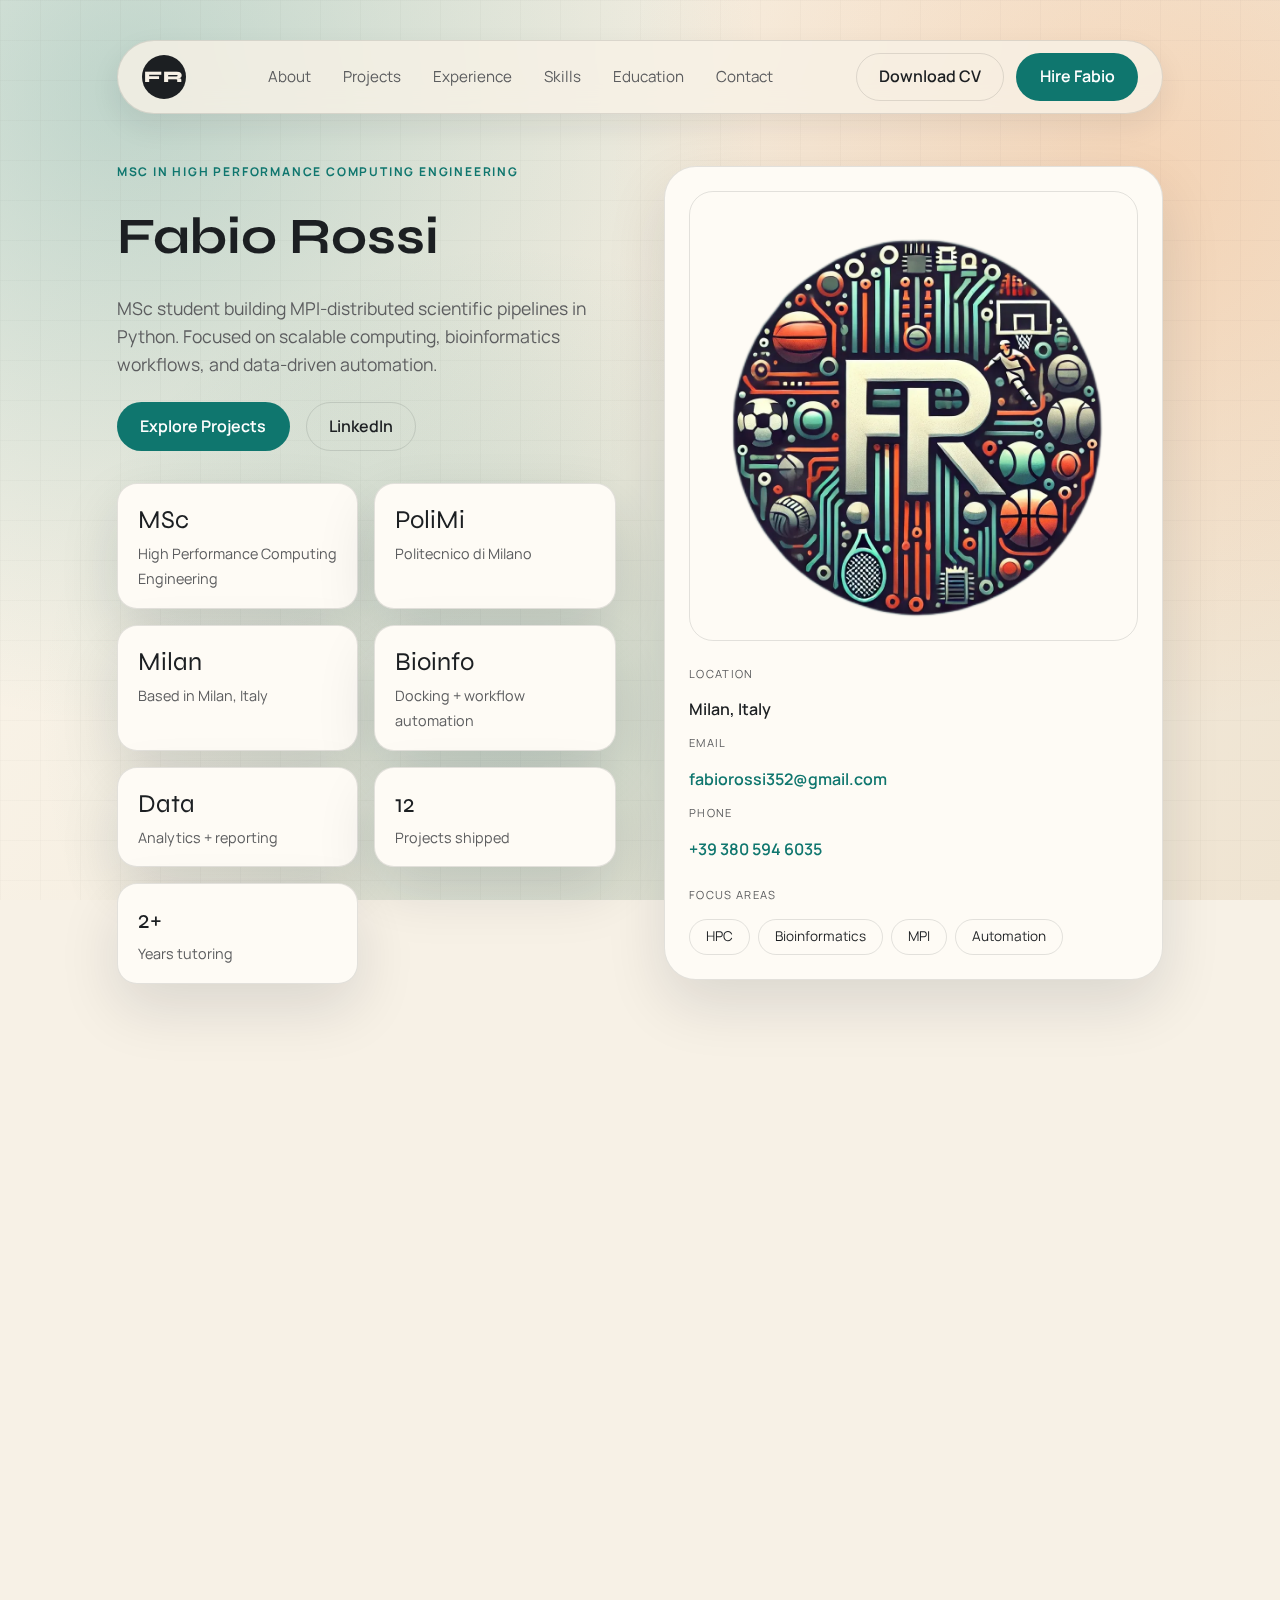
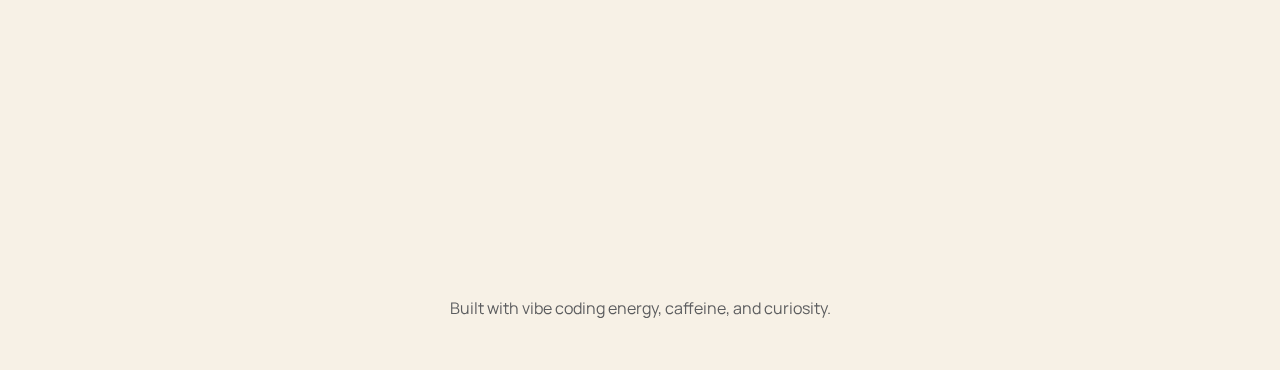
<file: site/index.html>
<!DOCTYPE html>
<html lang="en">
<head>
  <meta charset="UTF-8" />
  <meta name="viewport" content="width=device-width, initial-scale=1" />
  <title>Fabio Rossi | HPC Engineering and Scientific Computing</title>
  <meta name="description" content="Fabio Rossi - MSc student in High Performance Computing Engineering. MPI pipelines, bioinformatics workflows, data-driven automation." />
  <link rel="preconnect" href="https://fonts.googleapis.com" />
  <link rel="preconnect" href="https://fonts.gstatic.com" crossorigin />
  <link href="https://fonts.googleapis.com/css2?family=Manrope:wght@300;400;500;600;700&family=Syne:wght@500;600;700;800&display=swap" rel="stylesheet" />
  <link rel="stylesheet" href="styles.css" />
</head>
<body>
  <div class="ambient" aria-hidden="true"></div>

  <header class="site-header" id="top">
    <nav class="nav" aria-label="Primary">
      <a class="logo" href="#top">FR</a>
      <button class="nav-toggle" type="button" aria-expanded="false" aria-controls="nav-links">
        Menu
      </button>
      <div class="nav-links" id="nav-links">
        <a href="#about">About</a>
        <a href="#projects">Projects</a>
        <a href="#experience">Experience</a>
        <a href="#skills">Skills</a>
        <a href="#education">Education</a>
        <a href="#contact">Contact</a>
      </div>
      <div class="nav-cta">
        <a class="btn ghost" href="assets/resume.pdf" download>Download CV</a>
        <a class="btn" href="#contact">Hire Fabio</a>
      </div>
    </nav>

    <section class="hero">
      <div class="hero-text" data-reveal>
        <p class="eyebrow">MSc in High Performance Computing Engineering</p>
        <h1>Fabio Rossi</h1>
        <p class="lead">
          MSc student building MPI-distributed scientific pipelines in Python. Focused on scalable computing,
          bioinformatics workflows, and data-driven automation.
        </p>
        <div class="hero-actions">
          <a class="btn" href="#projects">Explore Projects</a>
          <a class="btn ghost" href="https://linkedin.com/in/fabio-rossi-7a9781252/" target="_blank" rel="noreferrer">LinkedIn</a>
        </div>
        <div class="hero-stats">
          <div class="stat">
            <span class="stat-value">MSc</span>
            <span class="stat-label">High Performance Computing Engineering</span>
          </div>
          <div class="stat">
            <span class="stat-value">PoliMi</span>
            <span class="stat-label">Politecnico di Milano</span>
          </div>
          <div class="stat">
            <span class="stat-value">Milan</span>
            <span class="stat-label">Based in Milan, Italy</span>
          </div>
          <div class="stat">
            <span class="stat-value">Bioinfo</span>
            <span class="stat-label">Docking + workflow automation</span>
          </div>
          <div class="stat">
            <span class="stat-value">Data</span>
            <span class="stat-label">Analytics + reporting</span>
          </div>
          <div class="stat">
            <span class="stat-value">12</span>
            <span class="stat-label">Projects shipped</span>
          </div>
          <div class="stat">
            <span class="stat-value">2+</span>
            <span class="stat-label">Years tutoring</span>
          </div>
        </div>
      </div>
      <div class="hero-card" data-reveal>
        <div class="portrait">
          <img src="assets/profile.png" alt="Portrait of Fabio Rossi" />
        </div>
        <div class="hero-card-info">
          <div>
            <p class="label">Location</p>
            <p class="value">Milan, Italy</p>
          </div>
          <div>
            <p class="label">Email</p>
            <a class="value link" href="mailto:fabiorossi352@gmail.com">fabiorossi352@gmail.com</a>
          </div>
          <div>
            <p class="label">Phone</p>
            <a class="value link" href="tel:+393805946035">+39 380 594 6035</a>
          </div>
        </div>
        <div class="focus">
          <p class="label">Focus Areas</p>
          <div class="chip-row">
            <span class="chip">HPC</span>
            <span class="chip">Bioinformatics</span>
            <span class="chip">MPI</span>
            <span class="chip">Automation</span>
          </div>
        </div>
      </div>
    </section>
  </header>

  <main>
    <section class="section" id="about" data-reveal>
      <div class="section-head">
        <h2>About</h2>
        <p>
          I design reliable, scalable scientific computing workflows. My recent work spans MPI-distributed docking
          pipelines, data-rich sports analytics, and CI/CD for HPC deployments.
        </p>
      </div>
      <div class="about-grid">
        <div class="card">
          <h3>Current Focus</h3>
          <ul>
            <li>MPI and SLURM orchestration for distributed experiments.</li>
            <li>Bioinformatics workflows with OpenBabel and AutoDock Vina.</li>
            <li>Data visualization and reporting with Python and web tooling.</li>
            <li>Deep learning for time-series and histology imaging (RNNs, MIL, ViT).</li>
          </ul>
        </div>
        <div class="card">
          <h3>Working Style</h3>
          <ul>
            <li>Builds reproducible pipelines and repeatable benchmarking.</li>
            <li>Balances research rigor with practical delivery.</li>
            <li>Collaborates across engineering and analytics teams.</li>
          </ul>
        </div>
      </div>
    </section>

    <section class="section" id="projects" data-reveal>
      <div class="section-head">
        <h2>Projects</h2>
        <p>Navigate the work that defines my learning curve and the products I ship.</p>
      </div>
      <div class="filter-row" role="tablist" aria-label="Project filters">
        <button class="chip is-active" data-filter="all" role="tab" aria-selected="true">All</button>
        <button class="chip" data-filter="hpc" role="tab">HPC</button>
        <button class="chip" data-filter="bio" role="tab">Bioinformatics</button>
        <button class="chip" data-filter="data" role="tab">Data</button>
        <button class="chip" data-filter="devops" role="tab">DevOps</button>
        <button class="chip" data-filter="systems" role="tab">Systems</button>
        <button class="chip" data-filter="web" role="tab">Web</button>
      </div>
      <div id="project-grid" class="project-grid"></div>

      <div class="project-panel" id="project-panel" role="dialog" aria-modal="true" aria-hidden="true">
        <div class="panel-inner">
          <button class="panel-close" type="button" aria-label="Close project panel">Close</button>
          <div class="panel-body">
            <div class="panel-header">
              <p class="eyebrow" id="panel-context"></p>
              <h3 id="panel-title"></h3>
              <p class="panel-date" id="panel-date"></p>
            </div>
            <ul class="panel-list" id="panel-list"></ul>
            <div class="panel-tags" id="panel-tags"></div>
            <div class="panel-links" id="panel-links">
              <a class="btn ghost" href="#" id="panel-case-study">Case Study</a>
              <a class="btn ghost" href="#" id="panel-repo">Repository</a>
            </div>
            <div class="panel-actions">
              <button class="btn ghost" type="button" id="panel-prev">Previous</button>
              <button class="btn" type="button" id="panel-next">Next</button>
            </div>
          </div>
        </div>
      </div>
    </section>

    <section class="section" id="experience" data-reveal>
      <div class="section-head">
        <h2>Experience</h2>
        <p>Hands-on roles across AI training, tutoring, and team operations.</p>
      </div>
      <div class="timeline">
        <div class="timeline-item">
          <div class="timeline-dot"></div>
          <div class="timeline-content">
            <h3>Outlier AI</h3>
            <p class="role">Coding and Math Expert / AI Trainer (Remote, contractor)</p>
            <p class="meta">Dec 2024 - Present</p>
            <ul>
              <li>Authored and reviewed math and coding problems for correctness and clarity.</li>
              <li>Reviewed AI-generated code across Python, C++, and JavaScript.</li>
              <li>Generated training data and delivered concise, pedagogical feedback.</li>
            </ul>
          </div>
        </div>
        <div class="timeline-item">
          <div class="timeline-dot"></div>
          <div class="timeline-content">
            <h3>Politecnico di Milano</h3>
            <p class="role">Peer Tutor</p>
            <p class="meta">Jan 2022 - Sep 2024</p>
            <ul>
              <li>Supported Foundations of Computer Science and Geometry and Linear Algebra exam prep.</li>
            </ul>
          </div>
        </div>
        <div class="timeline-item">
          <div class="timeline-dot"></div>
          <div class="timeline-content">
            <h3>Skyward Experimental Rocketry</h3>
            <p class="role">Logistics Department Member</p>
            <p class="meta">Sep 2022 - Oct 2023</p>
            <ul>
              <li>Built and managed partner relationships to support logistics operations.</li>
            </ul>
          </div>
        </div>
        <div class="timeline-item">
          <div class="timeline-dot"></div>
          <div class="timeline-content">
            <h3>A.S.D. Vastogirardi</h3>
            <p class="role">Match Analyst U19 National League</p>
            <p class="meta">Aug 2019 - Jun 2021</p>
            <ul>
              <li>Analyzed matches to identify strengths and improvement areas.</li>
              <li>Prepared training sessions and supported the head coach.</li>
            </ul>
          </div>
        </div>
      </div>
    </section>

    <section class="section" id="skills" data-reveal>
      <div class="section-head">
        <h2>Skills</h2>
        <p>Tooling that powers reproducible pipelines and scalable computation.</p>
      </div>
      <div class="skills-grid">
        <div class="card">
          <h3>Programming</h3>
          <div class="chip-row">
            <span class="chip">Python</span>
            <span class="chip">Flask</span>
            <span class="chip">Pandas</span>
            <span class="chip">PyTorch</span>
            <span class="chip">scikit-learn</span>
            <span class="chip">OpenCV</span>
            <span class="chip">C</span>
            <span class="chip">C++</span>
            <span class="chip">Java</span>
            <span class="chip">MATLAB</span>
            <span class="chip">Julia</span>
            <span class="chip">Bash</span>
            <span class="chip">LaTeX</span>
          </div>
        </div>
        <div class="card">
          <h3>HPC and Tools</h3>
          <div class="chip-row">
            <span class="chip">MPI (mpi4py)</span>
            <span class="chip">SLURM</span>
            <span class="chip">Docker</span>
            <span class="chip">Git</span>
            <span class="chip">Linux</span>
            <span class="chip">OpenBabel</span>
            <span class="chip">AutoDock Vina</span>
            <span class="chip">HTML</span>
            <span class="chip">CSS</span>
          </div>
        </div>
      </div>
    </section>

    <section class="section" id="education" data-reveal>
      <div class="section-head">
        <h2>Education</h2>
        <p>A strong foundation in computer science, engineering, and scientific computing.</p>
      </div>
      <div class="card-list">
        <div class="card">
          <h3>Politecnico di Milano</h3>
          <p class="role">MSc in High Performance Computing Engineering</p>
          <p class="meta">Sep 2024 - Present</p>
        </div>
        <div class="card">
          <h3>Politecnico di Milano</h3>
          <p class="role">BSc in Computer Science and Engineering</p>
          <p class="meta">Sep 2021 - Mar 2025</p>
        </div>
        <div class="card">
          <h3>Liceo Scientifico Ettore Majorana</h3>
          <p class="role">Isernia, Italy</p>
          <p class="meta">Sep 2016 - Jul 2021</p>
        </div>
      </div>
    </section>

    <section class="section" id="achievements" data-reveal>
      <div class="section-head">
        <h2>Achievements</h2>
        <p>Competitive results that highlight problem solving and consistency.</p>
      </div>
      <div class="card">
        <ul class="list">
          <li>Best Freshman Award - Politecnico di Milano (2021).</li>
          <li>National Third Place - Italian Olympiads in Problem Solving (2018).</li>
          <li>National Finalist - Italian Olympiads in Mathematics, Teams (2018).</li>
        </ul>
      </div>
    </section>

    <section class="section" id="languages" data-reveal>
      <div class="section-head">
        <h2>Languages</h2>
        <p>Multilingual communication for global collaboration.</p>
      </div>
      <div class="language-grid">
        <div class="card">
          <h3>English</h3>
          <p class="meta">C1 Level</p>
        </div>
        <div class="card">
          <h3>Italian</h3>
          <p class="meta">Native proficiency</p>
        </div>
        <div class="card">
          <h3>Spanish</h3>
          <p class="meta">A1 (studying)</p>
        </div>
      </div>
    </section>

    <section class="section" id="contact" data-reveal>
      <div class="cta">
        <div>
          <h2>Ready to build the next pipeline?</h2>
          <p>Let's connect on research, scientific computing, or analytics.</p>
        </div>
        <div class="cta-actions">
          <a class="btn" href="mailto:fabiorossi352@gmail.com">Email Fabio</a>
          <a class="btn ghost" href="assets/resume.pdf" download>Download CV</a>
        </div>
      </div>
      <div class="contact-grid">
        <div class="card">
          <p class="label">Email</p>
          <a class="value link" href="mailto:fabiorossi352@gmail.com">fabiorossi352@gmail.com</a>
        </div>
        <div class="card">
          <p class="label">Phone</p>
          <a class="value link" href="tel:+393805946035">+39 380 594 6035</a>
        </div>
        <div class="card">
          <p class="label">LinkedIn</p>
          <a class="value link" href="https://linkedin.com/in/fabio-rossi-7a9781252/" target="_blank" rel="noreferrer">fabio-rossi-7a9781252</a>
        </div>
      </div>
    </section>
  </main>

  <footer class="footer">
    <p>Built with vibe coding energy, caffeine, and curiosity.</p>
  </footer>

  <script src="app.js"></script>
</body>
</html>
</file>
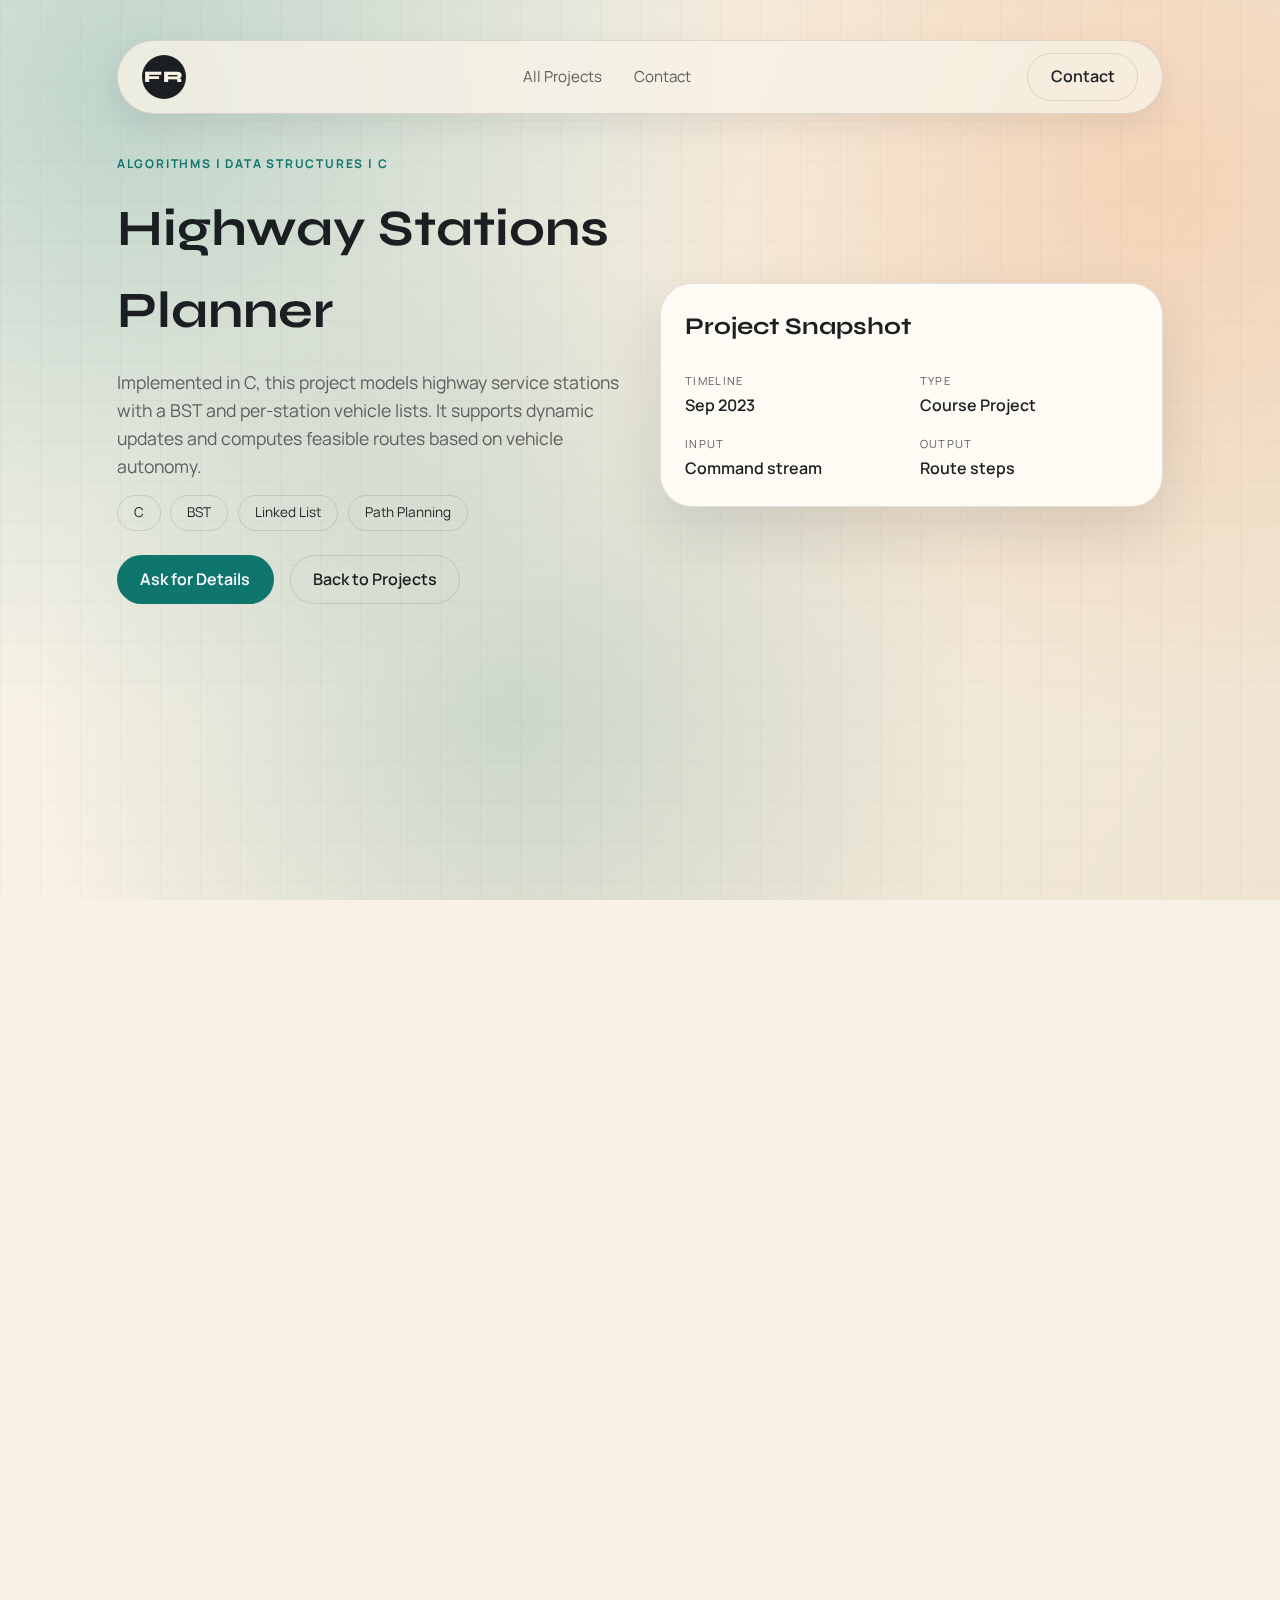
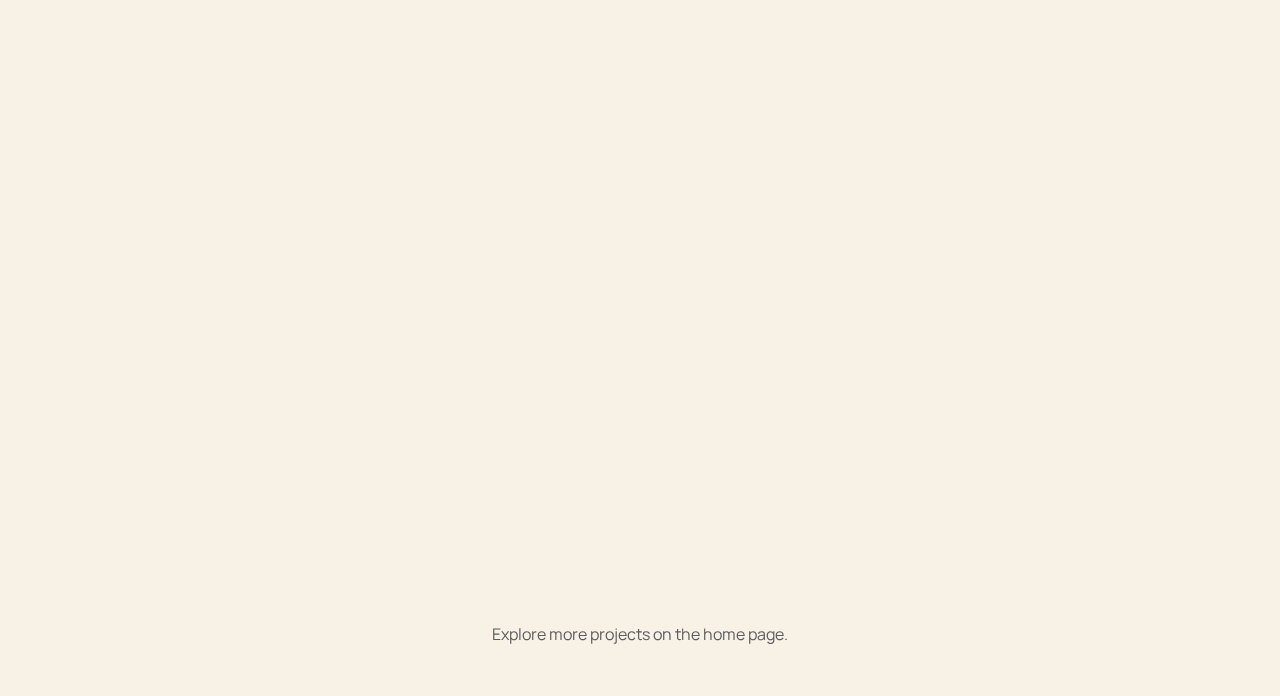
<file: site/projects/algorithms-highway.html>
<!DOCTYPE html>
<html lang="en">
<head>
  <meta charset="UTF-8" />
  <meta name="viewport" content="width=device-width, initial-scale=1" />
  <title>Algorithms and Data Structures | Fabio Rossi</title>
  <meta name="description" content="C project managing highway stations with BSTs, sorted car lists, and route planning based on vehicle range." />
  <link rel="preconnect" href="https://fonts.googleapis.com" />
  <link rel="preconnect" href="https://fonts.gstatic.com" crossorigin />
  <link href="https://fonts.googleapis.com/css2?family=Manrope:wght@300;400;500;600;700&family=Syne:wght@500;600;700;800&display=swap" rel="stylesheet" />
  <link rel="stylesheet" href="../styles.css" />
  <link rel="stylesheet" href="project.css" />
</head>
<body class="project-page" data-project="algorithms-highway">
  <div class="ambient" aria-hidden="true"></div>

  <header class="project-header">
    <nav class="nav project-nav" aria-label="Primary">
      <a class="logo" href="../index.html">FR</a>
      <button class="nav-toggle" type="button" aria-expanded="false" aria-controls="project-nav-links">
        Menu
      </button>
      <div class="nav-links" id="project-nav-links">
        <a href="../index.html#projects">All Projects</a>
        <a href="../index.html#contact">Contact</a>
      </div>
      <div class="nav-cta">
        <a class="btn ghost" href="../index.html#contact">Contact</a>
      </div>
    </nav>

    <section class="project-hero" data-reveal>
      <div>
        <p class="eyebrow">Algorithms | Data Structures | C</p>
        <h1>Highway Stations Planner</h1>
        <p class="lead">
          Implemented in C, this project models highway service stations with a BST and per-station vehicle
          lists. It supports dynamic updates and computes feasible routes based on vehicle autonomy.
        </p>
        <div class="project-badges">
          <span class="chip">C</span>
          <span class="chip">BST</span>
          <span class="chip">Linked List</span>
          <span class="chip">Path Planning</span>
        </div>
        <div class="hero-actions">
          <a class="btn" href="../index.html#contact">Ask for Details</a>
          <a class="btn ghost" href="../index.html#projects">Back to Projects</a>
        </div>
      </div>
      <div class="project-meta-card">
        <h3 class="section-title">Project Snapshot</h3>
        <div class="project-meta-grid">
          <div class="project-meta-item">
            <p class="label">Timeline</p>
            <p class="value">Sep 2023</p>
          </div>
          <div class="project-meta-item">
            <p class="label">Type</p>
            <p class="value">Course Project</p>
          </div>
          <div class="project-meta-item">
            <p class="label">Input</p>
            <p class="value">Command stream</p>
          </div>
          <div class="project-meta-item">
            <p class="label">Output</p>
            <p class="value">Route steps</p>
          </div>
        </div>
      </div>
    </section>
  </header>

  <main>
    <section class="section" data-reveal>
      <div class="section-head">
        <h2>Overview</h2>
        <p>
          Stations are stored in a binary search tree keyed by distance from the highway origin. Each station keeps
          a sorted doubly linked list of vehicles, allowing fast access to the max autonomy car for routing.
        </p>
      </div>
      <div class="project-layout">
        <div>
          <div class="card">
            <h3>Core operations</h3>
            <ul>
              <li>Add or demolish stations in the BST.</li>
              <li>Add or scrap vehicles while preserving sorted autonomy.</li>
              <li>Plan routes by chaining reachable stations.</li>
              <li>Stream command I/O for batch processing.</li>
            </ul>
          </div>
          <div class="card" style="margin-top: 1.5rem;">
            <h3>Command set</h3>
            <pre class="code-block">aggiungi-stazione
aggiungi-auto
demolisci-stazione
rottama-auto
pianifica-percorso</pre>
          </div>
        </div>
        <aside class="project-sidebar">
          <div class="card">
            <h3>Data Structures</h3>
            <p class="meta">BST for stations</p>
            <p class="meta">Doubly linked list for cars</p>
            <p class="meta">Array snapshot for routing</p>
          </div>
        </aside>
      </div>
    </section>

    <section class="section" data-reveal>
      <div class="section-head">
        <h2>Route Planner Demo</h2>
        <p>Interact with a small sample network to see reachable paths based on max autonomy.</p>
      </div>
      <div
        class="station-planner"
        data-station-planner
        data-stations='[
          {"id":"S0","distance":0,"range":60},
          {"id":"S1","distance":20,"range":40},
          {"id":"S2","distance":50,"range":30},
          {"id":"S3","distance":80,"range":70},
          {"id":"S4","distance":110,"range":50},
          {"id":"S5","distance":150,"range":0}
        ]'>
        <div class="planner-controls">
          <label class="label">Start</label>
          <select class="select" data-start></select>
          <label class="label">Destination</label>
          <select class="select" data-end></select>
        </div>
        <div class="station-axis">
          <div class="station-line"></div>
          <div class="station-range" data-range></div>
          <div class="station-markers" data-markers></div>
        </div>
        <div class="planner-output" data-output></div>
      </div>
    </section>
  </main>

  <footer class="footer">
    <p>Explore more projects on the home page.</p>
  </footer>

  <script src="project.js"></script>
</body>
</html>
</file>
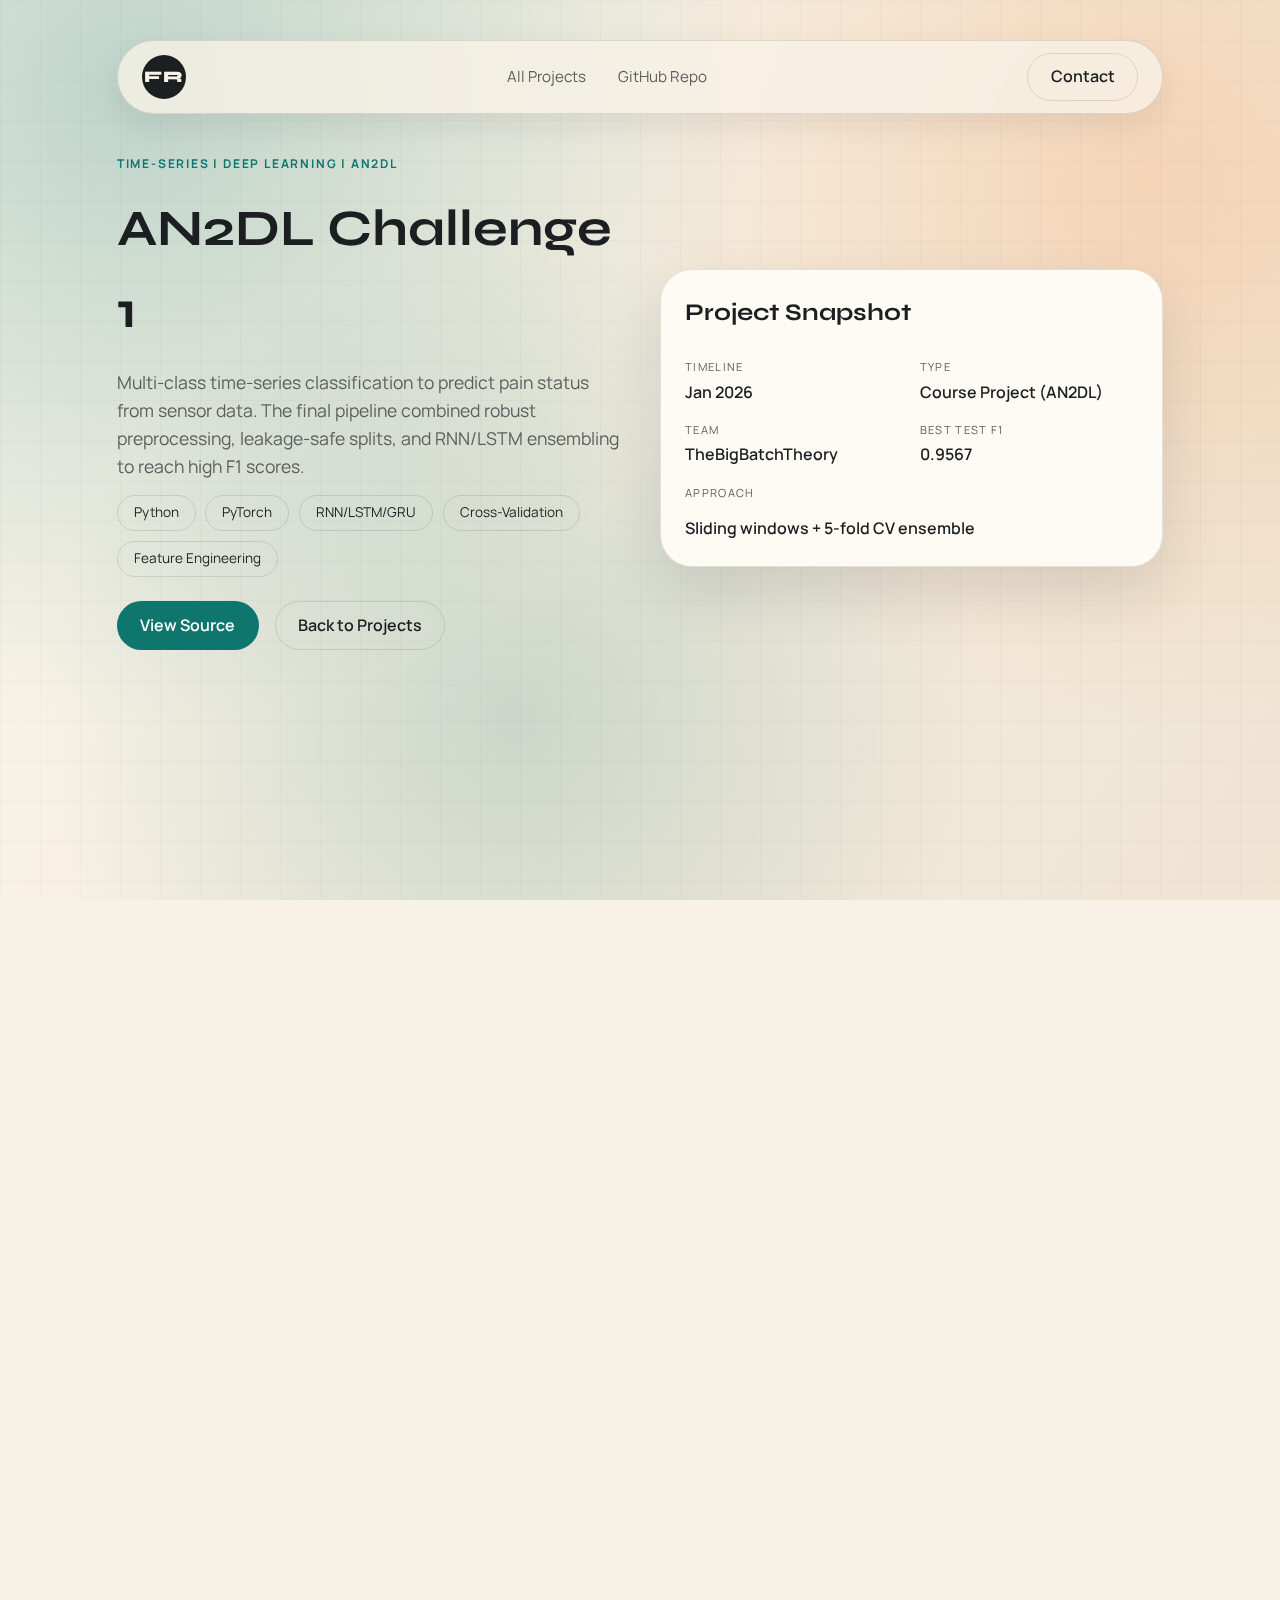
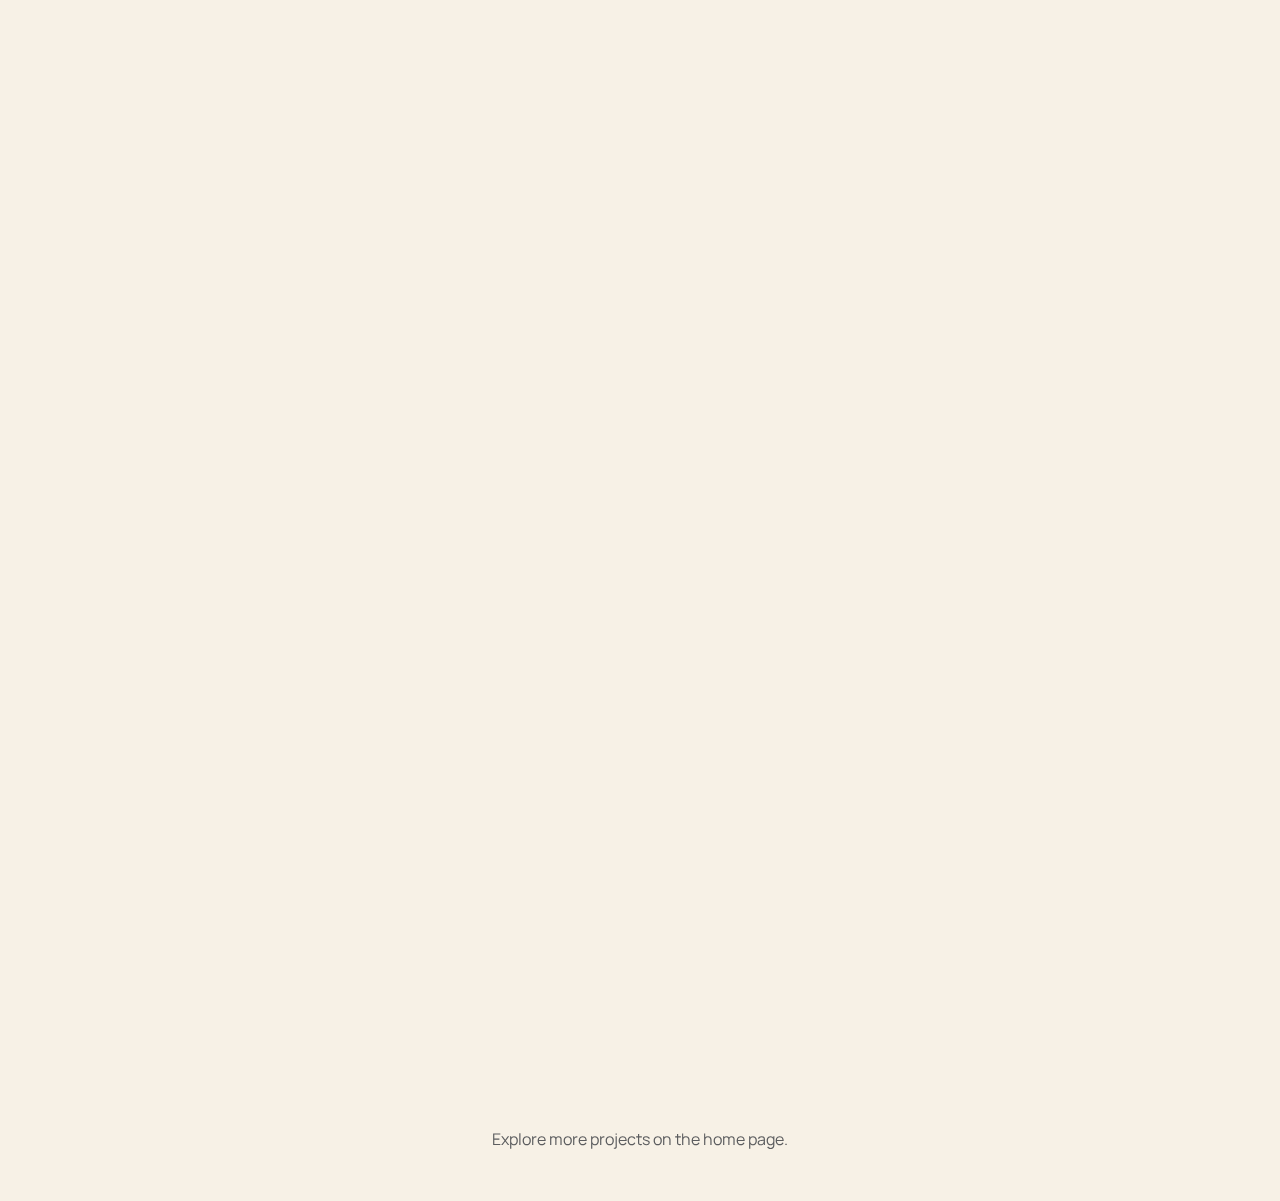
<file: site/projects/an2dl-challenge-1.html>
<!DOCTYPE html>
<html lang="en">
<head>
  <meta charset="UTF-8" />
  <meta name="viewport" content="width=device-width, initial-scale=1" />
  <title>AN2DL Challenge 1 | Fabio Rossi</title>
  <meta name="description" content="Time-series pain classification with RNN/LSTM ensembles, feature engineering, and leakage-safe cross-validation for AN2DL Challenge 1." />
  <link rel="preconnect" href="https://fonts.googleapis.com" />
  <link rel="preconnect" href="https://fonts.gstatic.com" crossorigin />
  <link href="https://fonts.googleapis.com/css2?family=Manrope:wght@300;400;500;600;700&family=Syne:wght@500;600;700;800&display=swap" rel="stylesheet" />
  <link rel="stylesheet" href="../styles.css" />
  <link rel="stylesheet" href="project.css" />
</head>
<body class="project-page" data-project="an2dl-challenge-1">
  <div class="ambient" aria-hidden="true"></div>

  <header class="project-header">
    <nav class="nav project-nav" aria-label="Primary">
      <a class="logo" href="../index.html">FR</a>
      <button class="nav-toggle" type="button" aria-expanded="false" aria-controls="project-nav-links">
        Menu
      </button>
      <div class="nav-links" id="project-nav-links">
        <a href="../index.html#projects">All Projects</a>
        <a href="https://github.com/asarraa/an2dl-challenges-25-26/tree/francesco2" target="_blank" rel="noreferrer">GitHub Repo</a>
      </div>
      <div class="nav-cta">
        <a class="btn ghost" href="../index.html#contact">Contact</a>
      </div>
    </nav>

    <section class="project-hero" data-reveal>
      <div>
        <p class="eyebrow">Time-Series | Deep Learning | AN2DL</p>
        <h1>AN2DL Challenge 1</h1>
        <p class="lead">
          Multi-class time-series classification to predict pain status from sensor data. The final pipeline
          combined robust preprocessing, leakage-safe splits, and RNN/LSTM ensembling to reach high F1 scores.
        </p>
        <div class="project-badges">
          <span class="chip">Python</span>
          <span class="chip">PyTorch</span>
          <span class="chip">RNN/LSTM/GRU</span>
          <span class="chip">Cross-Validation</span>
          <span class="chip">Feature Engineering</span>
        </div>
        <div class="hero-actions">
          <a class="btn" href="https://github.com/asarraa/an2dl-challenges-25-26/tree/francesco2" target="_blank" rel="noreferrer">View Source</a>
          <a class="btn ghost" href="../index.html#projects">Back to Projects</a>
        </div>
      </div>
      <div class="project-meta-card">
        <h3 class="section-title">Project Snapshot</h3>
        <div class="project-meta-grid">
          <div class="project-meta-item">
            <p class="label">Timeline</p>
            <p class="value">Jan 2026</p>
          </div>
          <div class="project-meta-item">
            <p class="label">Type</p>
            <p class="value">Course Project (AN2DL)</p>
          </div>
          <div class="project-meta-item">
            <p class="label">Team</p>
            <p class="value">TheBigBatchTheory</p>
          </div>
          <div class="project-meta-item">
            <p class="label">Best Test F1</p>
            <p class="value">0.9567</p>
          </div>
        </div>
        <div>
          <p class="label">Approach</p>
          <p class="value">Sliding windows + 5-fold CV ensemble</p>
        </div>
      </div>
    </section>
  </header>

  <main>
    <section class="section" data-reveal>
      <div class="section-head">
        <h2>Overview</h2>
        <p>
          The task required predicting pain levels (no pain, low pain, high pain) from multi-sensor sequences.
          We focused on avoiding subject leakage, engineering stable features, and balancing model capacity with
          regularization to prevent overfitting.
        </p>
      </div>
      <div class="project-layout">
        <div>
          <div class="card">
            <h3>Data pipeline</h3>
            <ul>
              <li>One-hot encoded categorical features and removed zero-variance / weakly correlated signals.</li>
              <li>Applied PCA within joint groups to reduce redundancy.</li>
              <li>Built sliding-window sequences (size 25, stride 2) with zero padding.</li>
            </ul>
          </div>
          <div class="card" style="margin-top: 1.5rem;">
            <h3>Modeling strategy</h3>
            <ul>
              <li>RNN/LSTM/GRU variants with dropout, label smoothing, and class-weighted loss.</li>
              <li>AdamW optimizer and targeted grid search over architecture depth and hidden size.</li>
              <li>5-fold cross-validation ensemble with majority voting at inference.</li>
            </ul>
          </div>
        </div>
        <aside class="project-sidebar">
          <div class="card">
            <h3>Key metrics</h3>
            <p class="meta">Validation F1 (best LSTM): 0.9384</p>
            <p class="meta">Test F1 (best LSTM): 0.9567</p>
            <p class="meta">Test F1 (best RNN): 0.9558</p>
          </div>
          <div class="card">
            <h3>Guardrails</h3>
            <p class="meta">Subject-level split to prevent leakage</p>
            <p class="meta">Fold-specific Min-Max scaling</p>
          </div>
        </aside>
      </div>
    </section>

    <section class="section" data-reveal>
      <div class="section-head">
        <h2>Pipeline</h2>
        <p>End-to-end workflow from data profiling to ensemble inference.</p>
      </div>
      <div class="pipeline" data-pipeline>
        <div class="pipeline-step">
          <h4>1. Profiling + feature selection</h4>
          <p>Correlation analysis, variance filtering, and PCA to isolate informative joint signals.</p>
        </div>
        <div class="pipeline-step">
          <h4>2. Sequence generation</h4>
          <p>Sliding-window segmentation with stride 2 and fixed-length padding for each subject.</p>
        </div>
        <div class="pipeline-step">
          <h4>3. Model training</h4>
          <p>RNN/LSTM/GRU training with AdamW, label smoothing, and class-weighted loss.</p>
        </div>
        <div class="pipeline-step">
          <h4>4. Ensembling</h4>
          <p>Aggregate K-fold logits and use majority voting to produce final predictions.</p>
        </div>
      </div>
    </section>

    <section class="section" data-reveal>
      <div class="section-head">
        <h2>Results</h2>
        <p>Top-performing configurations from the final grid search.</p>
      </div>
      <div class="card">
        <table class="data-table">
          <thead>
            <tr>
              <th>Model</th>
              <th>Hidden Size</th>
              <th>Validation F1</th>
              <th>Test F1</th>
            </tr>
          </thead>
          <tbody>
            <tr>
              <td>LSTM (2 layers)</td>
              <td>256</td>
              <td>0.9384</td>
              <td>0.9567</td>
            </tr>
            <tr>
              <td>RNN (1 layer)</td>
              <td>64</td>
              <td>0.9363</td>
              <td>0.9558</td>
            </tr>
          </tbody>
        </table>
      </div>
    </section>
  </main>

  <footer class="footer">
    <p>Explore more projects on the home page.</p>
  </footer>

  <script src="project.js"></script>
</body>
</html>
</file>
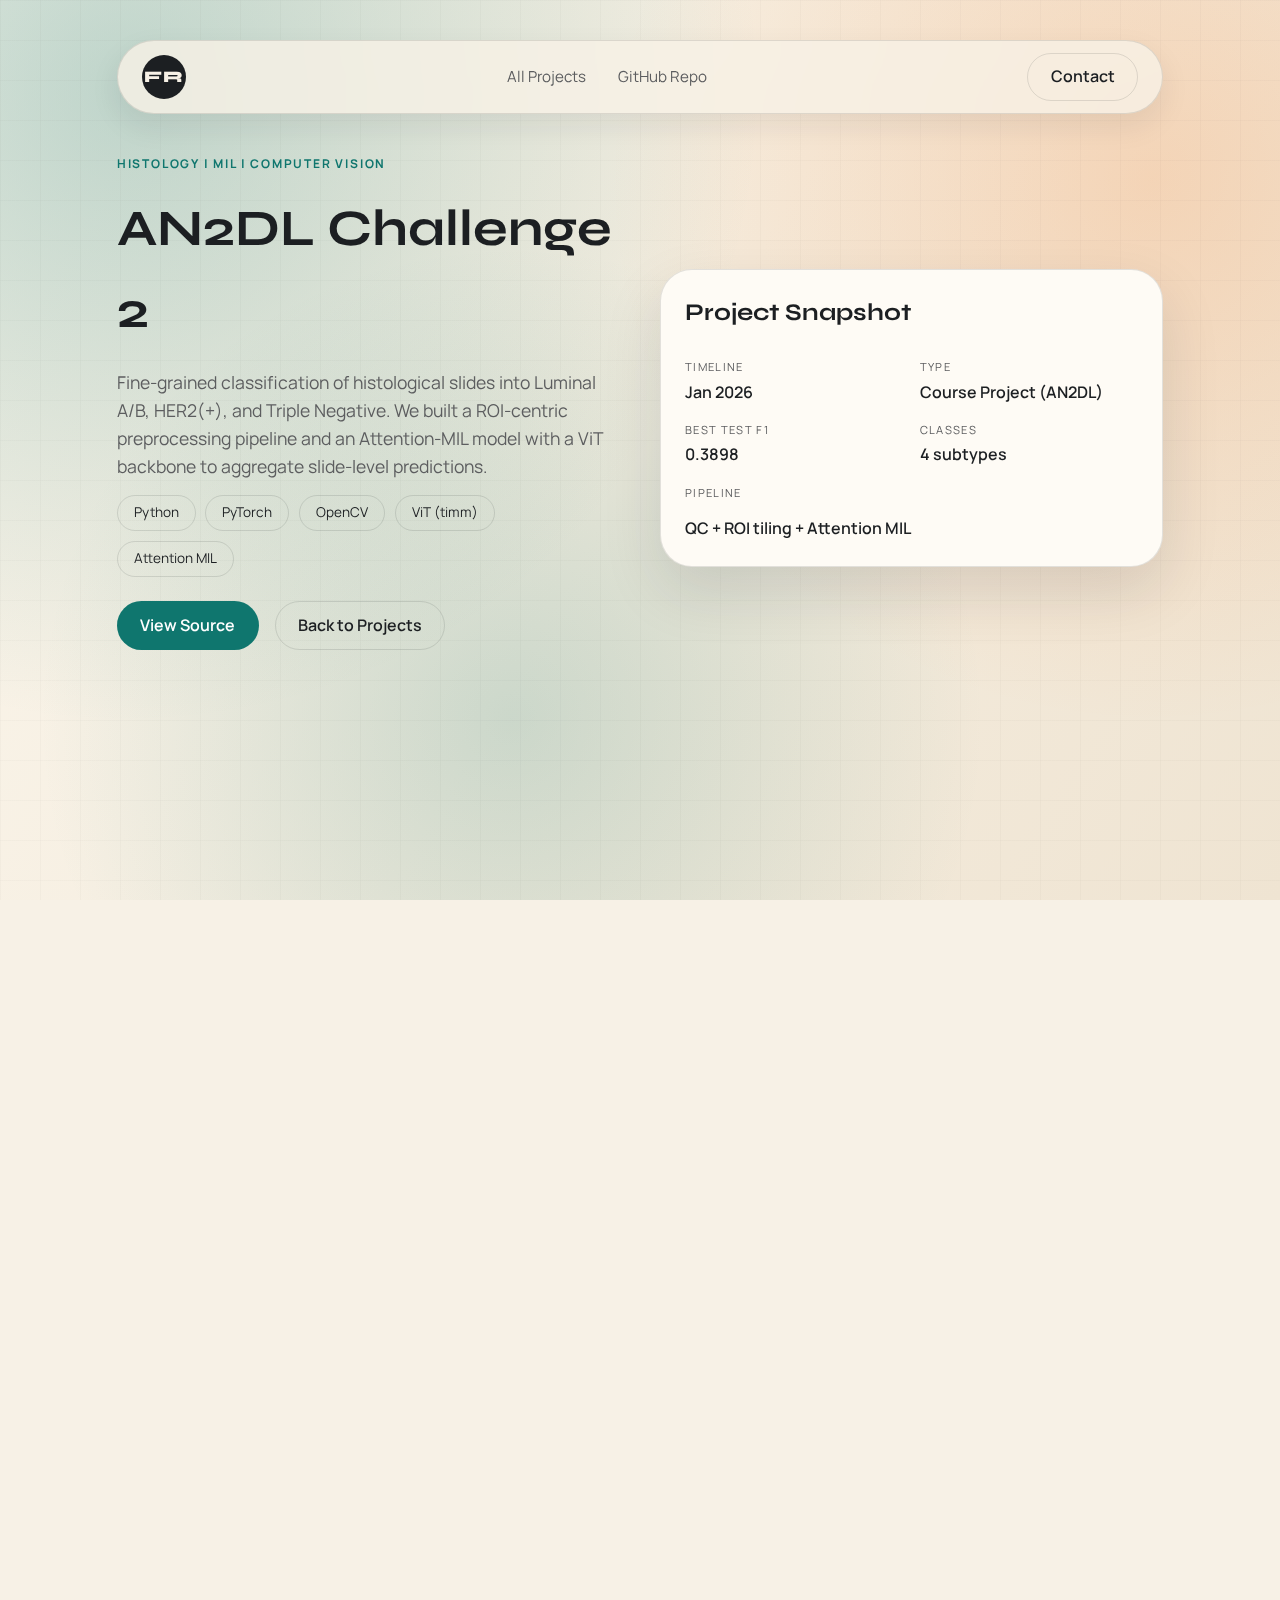
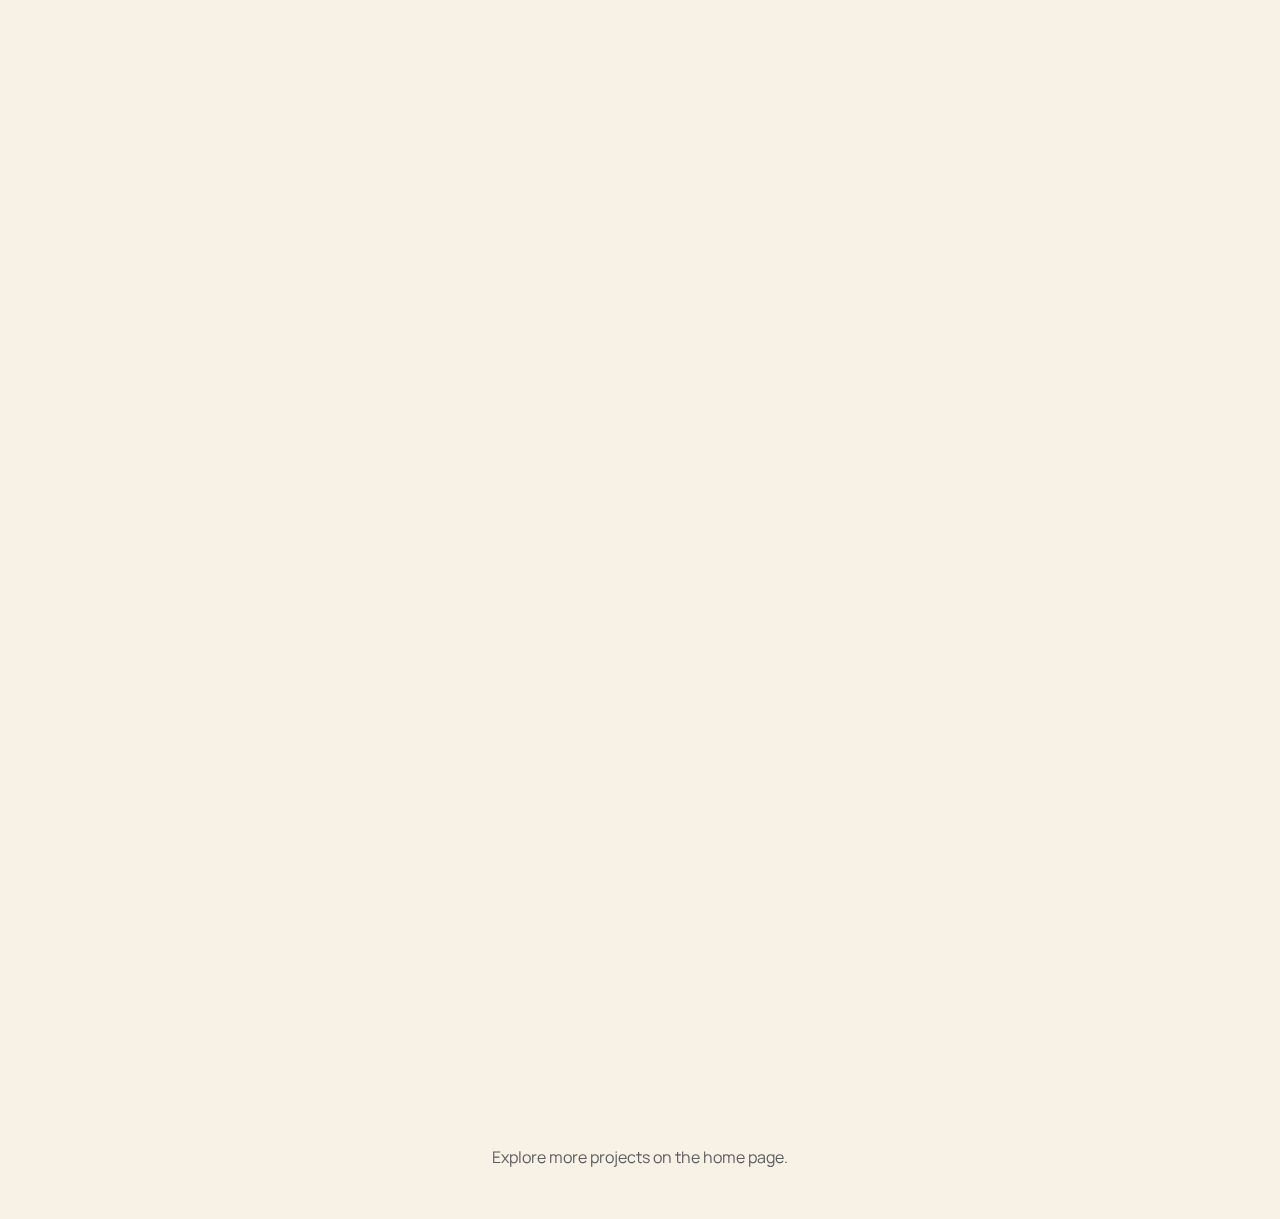
<file: site/projects/an2dl-challenge-2.html>
<!DOCTYPE html>
<html lang="en">
<head>
  <meta charset="UTF-8" />
  <meta name="viewport" content="width=device-width, initial-scale=1" />
  <title>AN2DL Challenge 2 | Fabio Rossi</title>
  <meta name="description" content="Histology slide classification with ROI-centric preprocessing and Attention-MIL using a ViT backbone for AN2DL Challenge 2." />
  <link rel="preconnect" href="https://fonts.googleapis.com" />
  <link rel="preconnect" href="https://fonts.gstatic.com" crossorigin />
  <link href="https://fonts.googleapis.com/css2?family=Manrope:wght@300;400;500;600;700&family=Syne:wght@500;600;700;800&display=swap" rel="stylesheet" />
  <link rel="stylesheet" href="../styles.css" />
  <link rel="stylesheet" href="project.css" />
</head>
<body class="project-page" data-project="an2dl-challenge-2">
  <div class="ambient" aria-hidden="true"></div>

  <header class="project-header">
    <nav class="nav project-nav" aria-label="Primary">
      <a class="logo" href="../index.html">FR</a>
      <button class="nav-toggle" type="button" aria-expanded="false" aria-controls="project-nav-links">
        Menu
      </button>
      <div class="nav-links" id="project-nav-links">
        <a href="../index.html#projects">All Projects</a>
        <a href="https://github.com/asarraa/an2dl-challenges-25-26/tree/francesco2" target="_blank" rel="noreferrer">GitHub Repo</a>
      </div>
      <div class="nav-cta">
        <a class="btn ghost" href="../index.html#contact">Contact</a>
      </div>
    </nav>

    <section class="project-hero" data-reveal>
      <div>
        <p class="eyebrow">Histology | MIL | Computer Vision</p>
        <h1>AN2DL Challenge 2</h1>
        <p class="lead">
          Fine-grained classification of histological slides into Luminal A/B, HER2(+), and Triple Negative.
          We built a ROI-centric preprocessing pipeline and an Attention-MIL model with a ViT backbone to
          aggregate slide-level predictions.
        </p>
        <div class="project-badges">
          <span class="chip">Python</span>
          <span class="chip">PyTorch</span>
          <span class="chip">OpenCV</span>
          <span class="chip">ViT (timm)</span>
          <span class="chip">Attention MIL</span>
        </div>
        <div class="hero-actions">
          <a class="btn" href="https://github.com/asarraa/an2dl-challenges-25-26/tree/francesco2" target="_blank" rel="noreferrer">View Source</a>
          <a class="btn ghost" href="../index.html#projects">Back to Projects</a>
        </div>
      </div>
      <div class="project-meta-card">
        <h3 class="section-title">Project Snapshot</h3>
        <div class="project-meta-grid">
          <div class="project-meta-item">
            <p class="label">Timeline</p>
            <p class="value">Jan 2026</p>
          </div>
          <div class="project-meta-item">
            <p class="label">Type</p>
            <p class="value">Course Project (AN2DL)</p>
          </div>
          <div class="project-meta-item">
            <p class="label">Best Test F1</p>
            <p class="value">0.3898</p>
          </div>
          <div class="project-meta-item">
            <p class="label">Classes</p>
            <p class="value">4 subtypes</p>
          </div>
        </div>
        <div>
          <p class="label">Pipeline</p>
          <p class="value">QC + ROI tiling + Attention MIL</p>
        </div>
      </div>
    </section>
  </header>

  <main>
    <section class="section" data-reveal>
      <div class="section-head">
        <h2>Overview</h2>
        <p>
          The dataset contained noisy slides with stains and artifacts. We prioritized automated cleaning,
          ROI-centric tile extraction, and a slide-level MIL architecture that could aggregate weak patch signals
          into a holistic prediction.
        </p>
      </div>
      <div class="project-layout">
        <div>
          <div class="card">
            <h3>Preprocessing highlights</h3>
            <ul>
              <li>HSV-based quality control to remove slime and artifact-heavy slides.</li>
              <li>ROI mask usage to center tiles on diagnostically relevant regions.</li>
              <li>Multi-scale tiling (context 768px, detail 256px) with paired masks.</li>
            </ul>
          </div>
          <div class="card" style="margin-top: 1.5rem;">
            <h3>Modeling highlights</h3>
            <ul>
              <li>Attention-MIL with ViT-S backbone via timm.</li>
              <li>Slide-level aggregation to reduce patch ambiguity.</li>
              <li>Two-phase fine-tuning with low LR and CosineAnnealingLR.</li>
            </ul>
          </div>
        </div>
        <aside class="project-sidebar">
          <div class="card">
            <h3>Data safeguards</h3>
            <p class="meta">Leakage-safe split by original slide</p>
            <p class="meta">Class-weighted sampling</p>
          </div>
          <div class="card">
            <h3>Artifacts filtered</h3>
            <p class="meta">Stains / slime</p>
            <p class="meta">Injected images (Shrek)</p>
          </div>
        </aside>
      </div>
    </section>

    <section class="section" data-reveal>
      <div class="section-head">
        <h2>Pipeline</h2>
        <p>Progression from baseline CNNs to slide-level MIL.</p>
      </div>
      <div class="pipeline" data-pipeline>
        <div class="pipeline-step">
          <h4>1. QC + ROI extraction</h4>
          <p>HSV filtering and ROI masks to keep diagnostically relevant tissue.</p>
        </div>
        <div class="pipeline-step">
          <h4>2. Multi-scale tiling</h4>
          <p>Context and detail tiles with masks saved to structured train/test CSVs.</p>
        </div>
        <div class="pipeline-step">
          <h4>3. Model evolution</h4>
          <p>Baseline ResNet-18, ROI+multi-scale ResNet, then Attention-MIL.</p>
        </div>
        <div class="pipeline-step">
          <h4>4. Inference</h4>
          <p>Slide-level aggregation and submission generation.</p>
        </div>
      </div>
    </section>

    <section class="section" data-reveal>
      <div class="section-head">
        <h2>Results</h2>
        <p>Performance across architectures (weighted F1).</p>
      </div>
      <div class="card">
        <table class="data-table">
          <thead>
            <tr>
              <th>Model</th>
              <th>Validation F1</th>
              <th>Test F1</th>
            </tr>
          </thead>
          <tbody>
            <tr>
              <td>ResNet-18 (sliding windows)</td>
              <td>0.35</td>
              <td>0.27</td>
            </tr>
            <tr>
              <td>ResNet-18 (ROI + multi-scale)</td>
              <td>0.424</td>
              <td>0.340</td>
            </tr>
            <tr>
              <td>Attention MIL (ViT-S)</td>
              <td>0.3906</td>
              <td>0.3898</td>
            </tr>
          </tbody>
        </table>
      </div>
    </section>
  </main>

  <footer class="footer">
    <p>Explore more projects on the home page.</p>
  </footer>

  <script src="project.js"></script>
</body>
</html>
</file>
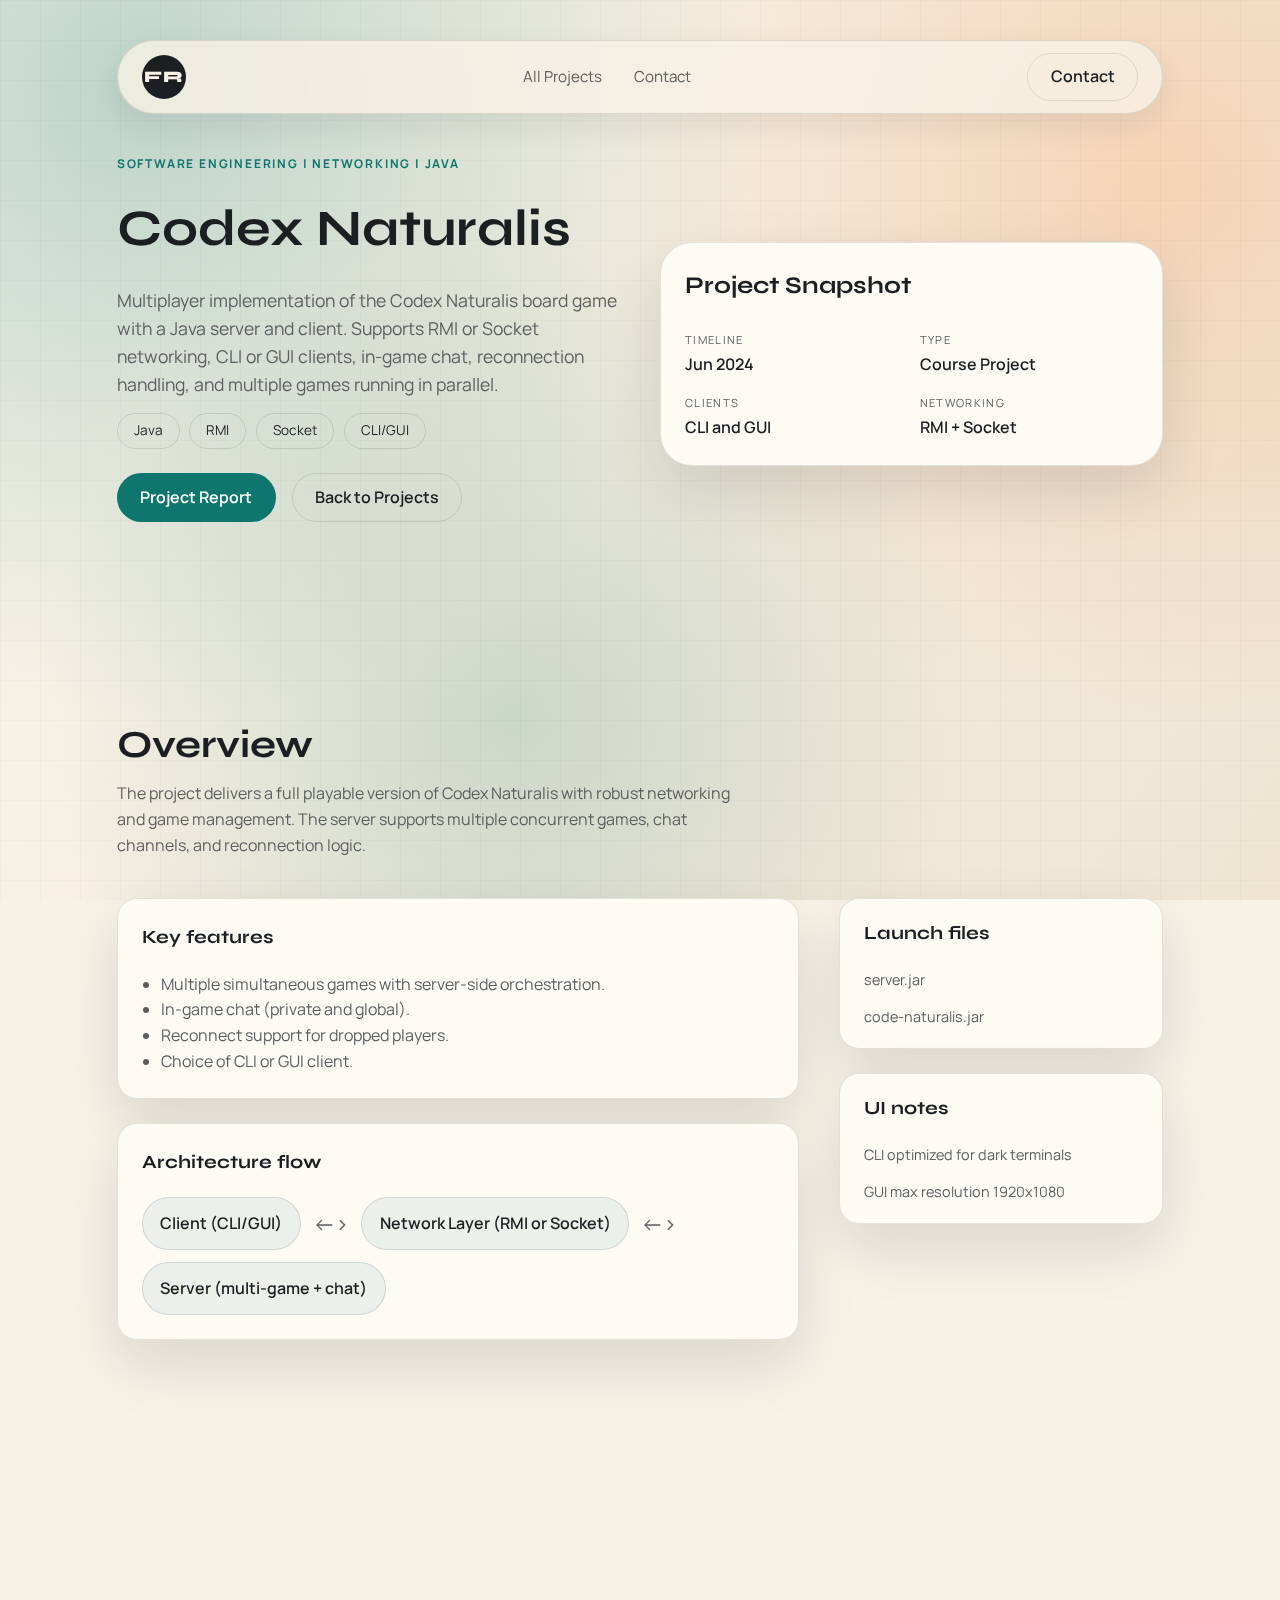
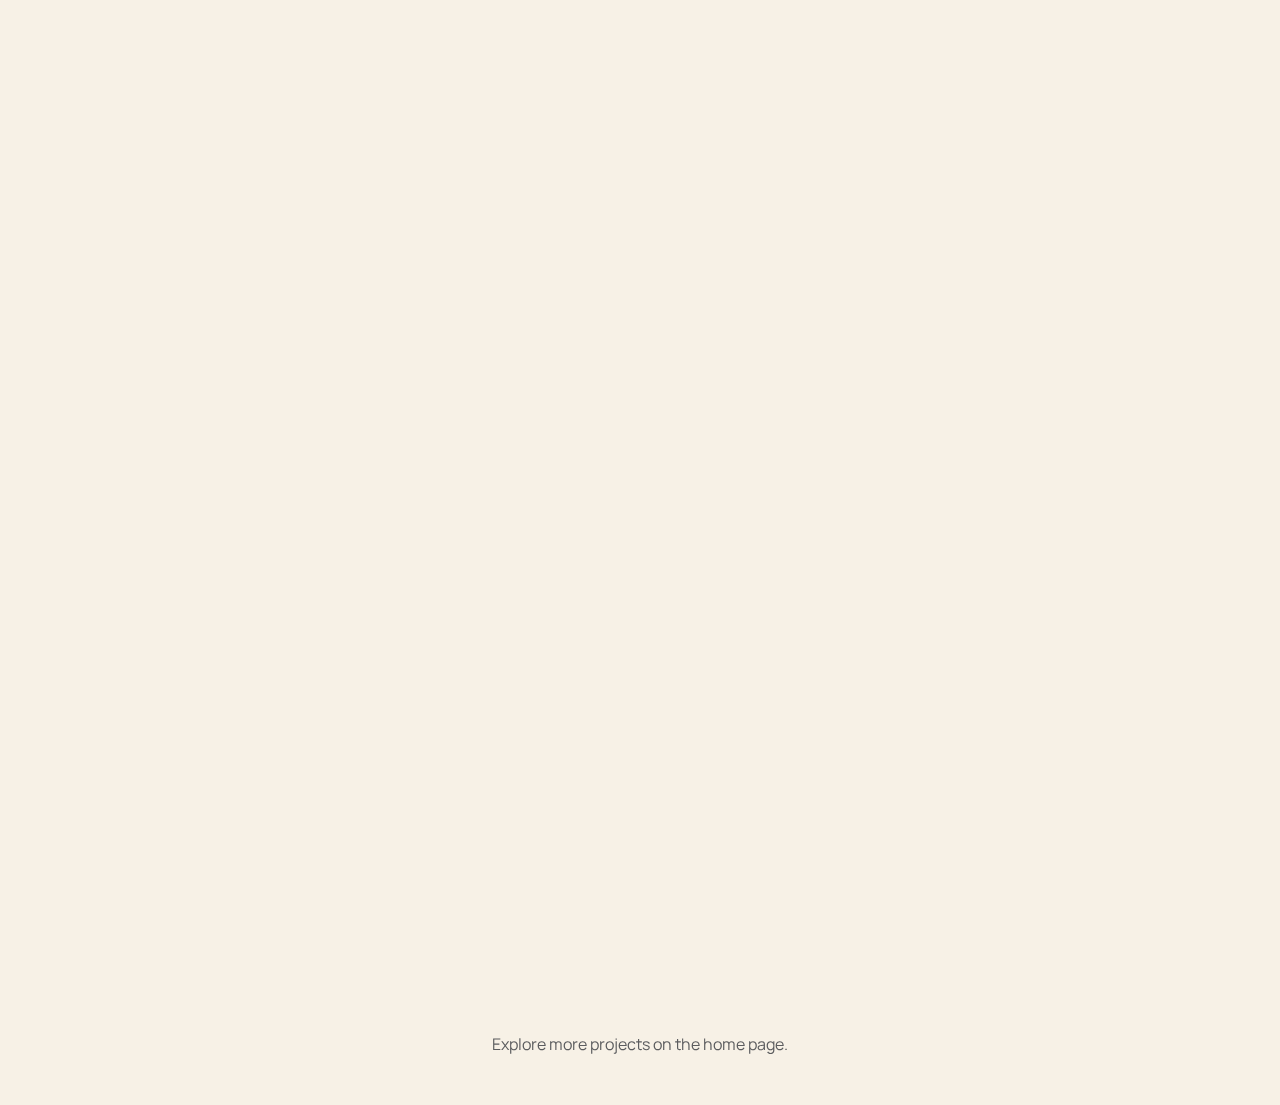
<file: site/projects/codex-naturalis.html>
<!DOCTYPE html>
<html lang="en">
<head>
  <meta charset="UTF-8" />
  <meta name="viewport" content="width=device-width, initial-scale=1" />
  <title>Codex Naturalis | Software Engineering Project</title>
  <meta name="description" content="Networked implementation of Codex Naturalis with RMI/Socket support, CLI/GUI clients, multi-game server, and in-game chat." />
  <link rel="preconnect" href="https://fonts.googleapis.com" />
  <link rel="preconnect" href="https://fonts.gstatic.com" crossorigin />
  <link href="https://fonts.googleapis.com/css2?family=Manrope:wght@300;400;500;600;700&family=Syne:wght@500;600;700;800&display=swap" rel="stylesheet" />
  <link rel="stylesheet" href="../styles.css" />
  <link rel="stylesheet" href="project.css" />
</head>
<body class="project-page" data-project="codex-naturalis">
  <div class="ambient" aria-hidden="true"></div>

  <header class="project-header">
    <nav class="nav project-nav" aria-label="Primary">
      <a class="logo" href="../index.html">FR</a>
      <button class="nav-toggle" type="button" aria-expanded="false" aria-controls="project-nav-links">
        Menu
      </button>
      <div class="nav-links" id="project-nav-links">
        <a href="../index.html#projects">All Projects</a>
        <a href="../index.html#contact">Contact</a>
      </div>
      <div class="nav-cta">
        <a class="btn ghost" href="../index.html#contact">Contact</a>
      </div>
    </nav>

    <section class="project-hero" data-reveal>
      <div>
        <p class="eyebrow">Software Engineering | Networking | Java</p>
        <h1>Codex Naturalis</h1>
        <p class="lead">
          Multiplayer implementation of the Codex Naturalis board game with a Java server and client. Supports
          RMI or Socket networking, CLI or GUI clients, in-game chat, reconnection handling, and multiple games
          running in parallel.
        </p>
        <div class="project-badges">
          <span class="chip">Java</span>
          <span class="chip">RMI</span>
          <span class="chip">Socket</span>
          <span class="chip">CLI/GUI</span>
        </div>
        <div class="hero-actions">
          <a class="btn" href="../assets/projects/codex-naturalis/sw_proj.pdf" target="_blank" rel="noreferrer">Project Report</a>
          <a class="btn ghost" href="../index.html#projects">Back to Projects</a>
        </div>
      </div>
      <div class="project-meta-card">
        <h3 class="section-title">Project Snapshot</h3>
        <div class="project-meta-grid">
          <div class="project-meta-item">
            <p class="label">Timeline</p>
            <p class="value">Jun 2024</p>
          </div>
          <div class="project-meta-item">
            <p class="label">Type</p>
            <p class="value">Course Project</p>
          </div>
          <div class="project-meta-item">
            <p class="label">Clients</p>
            <p class="value">CLI and GUI</p>
          </div>
          <div class="project-meta-item">
            <p class="label">Networking</p>
            <p class="value">RMI + Socket</p>
          </div>
        </div>
      </div>
    </section>
  </header>

  <main>
    <section class="section" data-reveal>
      <div class="section-head">
        <h2>Overview</h2>
        <p>
          The project delivers a full playable version of Codex Naturalis with robust networking and game
          management. The server supports multiple concurrent games, chat channels, and reconnection logic.
        </p>
      </div>
      <div class="project-layout">
        <div>
          <div class="card">
            <h3>Key features</h3>
            <ul>
              <li>Multiple simultaneous games with server-side orchestration.</li>
              <li>In-game chat (private and global).</li>
              <li>Reconnect support for dropped players.</li>
              <li>Choice of CLI or GUI client.</li>
            </ul>
          </div>
          <div class="card" style="margin-top: 1.5rem;">
            <h3>Architecture flow</h3>
            <div class="architecture-flow">
            <div class="flow-node">Client (CLI/GUI)</div>
            <div class="flow-arrow">&lt;-&gt;</div>
            <div class="flow-node">Network Layer (RMI or Socket)</div>
            <div class="flow-arrow">&lt;-&gt;</div>
            <div class="flow-node">Server (multi-game + chat)</div>
          </div>
          </div>
        </div>
        <aside class="project-sidebar">
          <div class="card">
            <h3>Launch files</h3>
            <p class="meta">server.jar</p>
            <p class="meta">code-naturalis.jar</p>
          </div>
          <div class="card">
            <h3>UI notes</h3>
            <p class="meta">CLI optimized for dark terminals</p>
            <p class="meta">GUI max resolution 1920x1080</p>
          </div>
        </aside>
      </div>
    </section>

    <section class="section" data-reveal>
      <div class="section-head">
        <h2>Interactive Launcher</h2>
        <p>Configure connection type and UI to generate the exact client command.</p>
      </div>
      <div class="card command-builder" data-codex-builder>
        <div class="builder-controls">
          <div>
            <p class="label">Connection</p>
            <div class="builder-options">
              <label class="builder-option"><input type="radio" name="connection" value="1" checked /> RMI</label>
              <label class="builder-option"><input type="radio" name="connection" value="2" /> Socket</label>
            </div>
          </div>
          <div>
            <p class="label">Interface</p>
            <div class="builder-options">
              <label class="builder-option"><input type="radio" name="ui" value="1" checked /> CLI</label>
              <label class="builder-option"><input type="radio" name="ui" value="2" /> GUI</label>
            </div>
          </div>
          <div>
            <p class="label">Server IP</p>
            <input class="select" type="text" value="192.168.1.10" data-server-ip />
          </div>
        </div>
        <div class="builder-output">
          <p class="label">Server Command</p>
          <code class="command-line" data-server-command>java -jar server.jar 192.168.1.10</code>
        </div>
        <div class="builder-output">
          <p class="label">Client Command</p>
          <code class="command-line" data-command-output>java -jar code-naturalis.jar 1 1 192.168.1.10</code>
        </div>
      </div>
    </section>

    <section class="section" data-reveal>
      <div class="section-head">
        <h2>Quality and Testing</h2>
        <p>Regression coverage snapshots from the final delivery.</p>
      </div>
      <figure class="figure">
        <img src="../assets/projects/codex-naturalis/test_coverage_screenshot.jpeg" alt="Test coverage summary" />
        <figcaption>Automated test coverage captured at delivery.</figcaption>
      </figure>
    </section>
  </main>

  <footer class="footer">
    <p>Explore more projects on the home page.</p>
  </footer>

  <script src="project.js"></script>
</body>
</html>
</file>
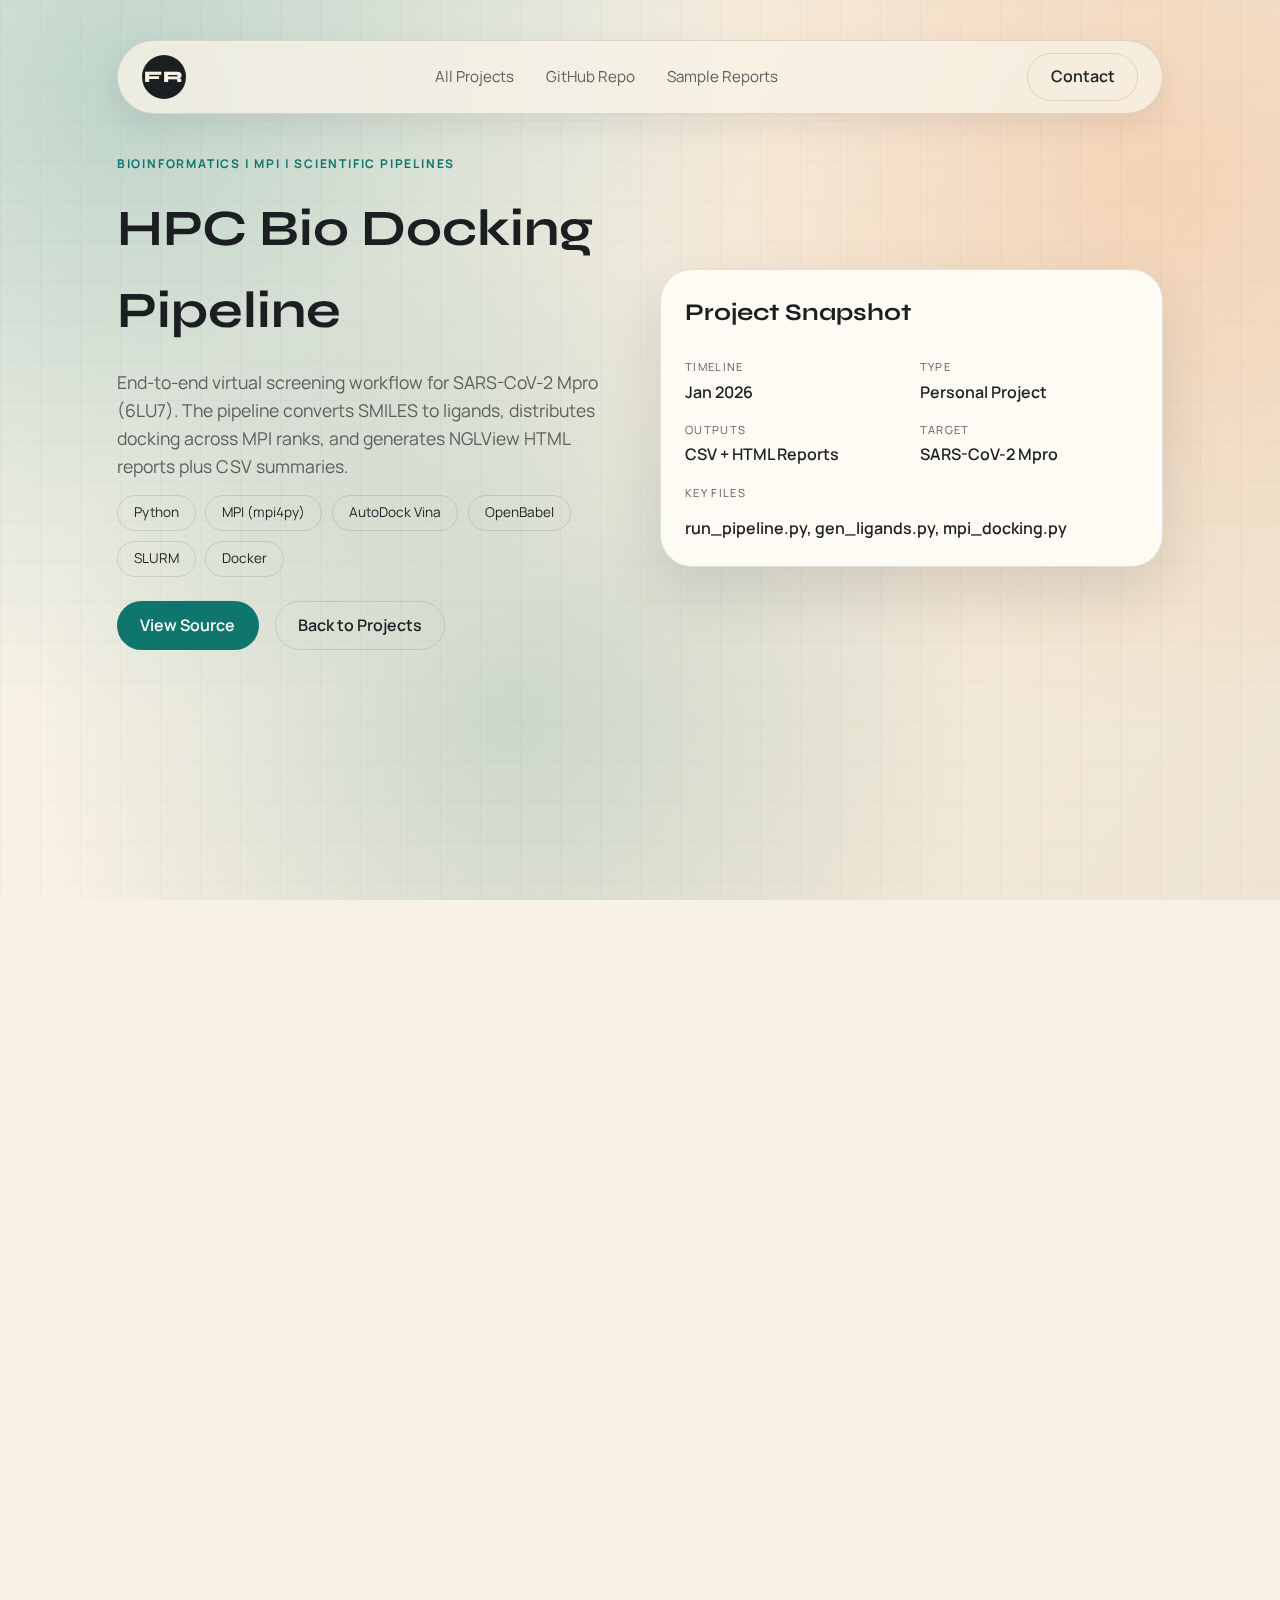
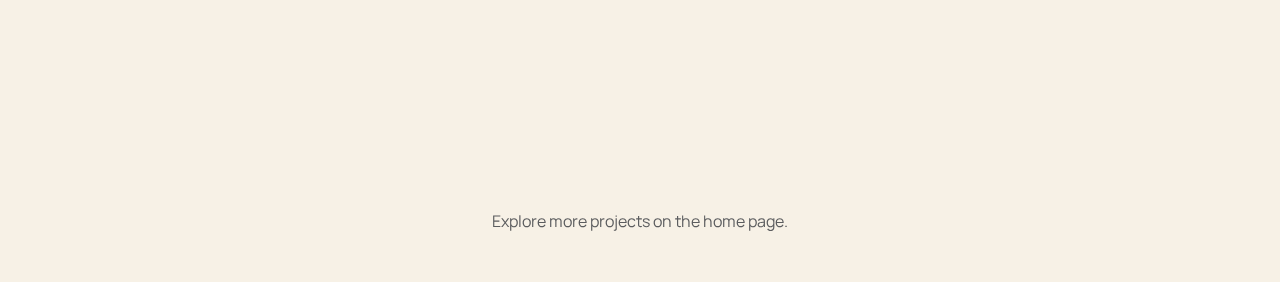
<file: site/projects/covid-ligand.html>
<!DOCTYPE html>
<html lang="en">
<head>
  <meta charset="UTF-8" />
  <meta name="viewport" content="width=device-width, initial-scale=1" />
  <title>HPC Bio Docking Pipeline | Fabio Rossi</title>
  <meta name="description" content="End-to-end MPI-distributed docking pipeline for SARS-CoV-2 Mpro using AutoDock Vina, OpenBabel, and NGLView reporting." />
  <link rel="preconnect" href="https://fonts.googleapis.com" />
  <link rel="preconnect" href="https://fonts.gstatic.com" crossorigin />
  <link href="https://fonts.googleapis.com/css2?family=Manrope:wght@300;400;500;600;700&family=Syne:wght@500;600;700;800&display=swap" rel="stylesheet" />
  <link rel="stylesheet" href="../styles.css" />
  <link rel="stylesheet" href="project.css" />
</head>
<body class="project-page" data-project="covid-ligand">
  <div class="ambient" aria-hidden="true"></div>

  <header class="project-header">
    <nav class="nav project-nav" aria-label="Primary">
      <a class="logo" href="../index.html">FR</a>
      <button class="nav-toggle" type="button" aria-expanded="false" aria-controls="project-nav-links">
        Menu
      </button>
      <div class="nav-links" id="project-nav-links">
        <a href="../index.html#projects">All Projects</a>
        <a href="https://github.com/poliReus/covid_ligand" target="_blank" rel="noreferrer">GitHub Repo</a>
        <a href="https://polireus.github.io/covid_ligand/views.html" target="_blank" rel="noreferrer">Sample Reports</a>
      </div>
      <div class="nav-cta">
        <a class="btn ghost" href="../index.html#contact">Contact</a>
      </div>
    </nav>

    <section class="project-hero" data-reveal>
      <div>
        <p class="eyebrow">Bioinformatics | MPI | Scientific Pipelines</p>
        <h1>HPC Bio Docking Pipeline</h1>
        <p class="lead">
          End-to-end virtual screening workflow for SARS-CoV-2 Mpro (6LU7). The pipeline converts SMILES to ligands,
          distributes docking across MPI ranks, and generates NGLView HTML reports plus CSV summaries.
        </p>
        <div class="project-badges">
          <span class="chip">Python</span>
          <span class="chip">MPI (mpi4py)</span>
          <span class="chip">AutoDock Vina</span>
          <span class="chip">OpenBabel</span>
          <span class="chip">SLURM</span>
          <span class="chip">Docker</span>
        </div>
        <div class="hero-actions">
          <a class="btn" href="https://github.com/poliReus/covid_ligand" target="_blank" rel="noreferrer">View Source</a>
          <a class="btn ghost" href="../index.html#projects">Back to Projects</a>
        </div>
      </div>
      <div class="project-meta-card">
        <h3 class="section-title">Project Snapshot</h3>
        <div class="project-meta-grid">
          <div class="project-meta-item">
            <p class="label">Timeline</p>
            <p class="value">Jan 2026</p>
          </div>
          <div class="project-meta-item">
            <p class="label">Type</p>
            <p class="value">Personal Project</p>
          </div>
          <div class="project-meta-item">
            <p class="label">Outputs</p>
            <p class="value">CSV + HTML Reports</p>
          </div>
          <div class="project-meta-item">
            <p class="label">Target</p>
            <p class="value">SARS-CoV-2 Mpro</p>
          </div>
        </div>
        <div>
          <p class="label">Key Files</p>
          <p class="value">run_pipeline.py, gen_ligands.py, mpi_docking.py</p>
        </div>
      </div>
    </section>
  </header>

  <main>
    <section class="section" data-reveal>
      <div class="section-head">
        <h2>Overview</h2>
        <p>
          The workflow orchestrates ligand preparation, MPI-distributed docking, and post-processing. It automates
          OpenBabel-based 3D generation, uses a fixed Vina grid box, and ranks results by affinity and ligand
          efficiency before exporting interactive views.
        </p>
      </div>
      <div class="project-layout">
        <div>
          <div class="card">
            <h3>What it delivers</h3>
            <ul>
              <li>SMILES-to-ligand conversion with 3D geometry at pH 7.4.</li>
              <li>Round-robin MPI docking across ligands and ranks.</li>
              <li>NGLView HTML reports for each ligand.</li>
              <li>CSV summary with affinity and ligand efficiency.</li>
            </ul>
          </div>
          <div class="card" style="margin-top: 1.5rem;">
            <h3>Reproducible deployment</h3>
            <ul>
              <li>Local run via run_pipeline.py.</li>
              <li>SLURM submission script for HPC clusters.</li>
              <li>Dockerfile for consistent environments.</li>
            </ul>
          </div>
        </div>
        <aside class="project-sidebar">
          <div class="card">
            <h3>Grid box</h3>
            <p class="meta">Center: (-10.6, 12.6, 68.8)</p>
            <p class="meta">Size: (30.0, 30.0, 30.0)</p>
          </div>
          <div class="card">
            <h3>Outputs</h3>
            <p class="meta">ligands/*.pdbqt</p>
            <p class="meta">results/*_out.pdbqt</p>
            <p class="meta">views/*.html</p>
            <p class="meta">final_summary.csv</p>
          </div>
        </aside>
      </div>
    </section>

    <section class="section" data-reveal>
      <div class="section-head">
        <h2>Pipeline</h2>
        <p>Each stage is scripted and can run locally, under SLURM, or inside Docker.</p>
      </div>
      <div class="pipeline" data-pipeline>
        <div class="pipeline-step">
          <h4>1. Input preparation</h4>
          <p>Read molecule names and SMILES from data/test.csv and load the prepared receptor.</p>
        </div>
        <div class="pipeline-step">
          <h4>2. Ligand generation</h4>
          <p>OpenBabel converts SMILES to PDBQT with 3D coordinates and partial charges.</p>
        </div>
        <div class="pipeline-step">
          <h4>3. MPI docking</h4>
          <p>Ligands are distributed across MPI ranks, each calling AutoDock Vina.</p>
        </div>
        <div class="pipeline-step">
          <h4>4. Aggregation + ranking</h4>
          <p>Results are sorted by best affinity, with ligand efficiency computed.</p>
        </div>
        <div class="pipeline-step">
          <h4>5. Reporting</h4>
          <p>Interactive NGLView HTML files and a CSV summary are written.</p>
        </div>
      </div>
    </section>

    <section class="section" data-reveal>
      <div class="section-head">
        <h2>Sample Results</h2>
        <p>These values come from the repository's local test run and are meant for relative ranking.</p>
      </div>
      <div class="chart-card">
        <div class="chart-controls">
          <span class="label">Affinity (kcal/mol) - more negative is stronger</span>
        </div>
        <canvas class="chart-canvas" data-bar-chart data-bar-source="covid" aria-label="Bar chart of sample docking affinities" role="img"></canvas>
        <div class="chart-legend">
          <span><span class="legend-dot" style="background: #0f766e;"></span>Affinity magnitude</span>
        </div>
      </div>
      <div class="card" style="margin-top: 1.5rem;">
        <table class="data-table">
          <thead>
            <tr>
              <th>Molecule</th>
              <th>Affinity (kcal/mol)</th>
              <th>Ligand Efficiency</th>
            </tr>
          </thead>
          <tbody>
            <tr>
              <td>Ritonavir</td>
              <td>-5.499</td>
              <td>0.012</td>
            </tr>
            <tr>
              <td>Nirmatrelvir</td>
              <td>-5.162</td>
              <td>0.016</td>
            </tr>
            <tr>
              <td>Remdesivir</td>
              <td>-4.381</td>
              <td>0.013</td>
            </tr>
            <tr>
              <td>Ibuprofene</td>
              <td>-4.083</td>
              <td>0.030</td>
            </tr>
            <tr>
              <td>Aspirina</td>
              <td>-3.813</td>
              <td>0.033</td>
            </tr>
          </tbody>
        </table>
      </div>
    </section>
  </main>

  <footer class="footer">
    <p>Explore more projects on the home page.</p>
  </footer>

  <script src="project.js"></script>
</body>
</html>
</file>
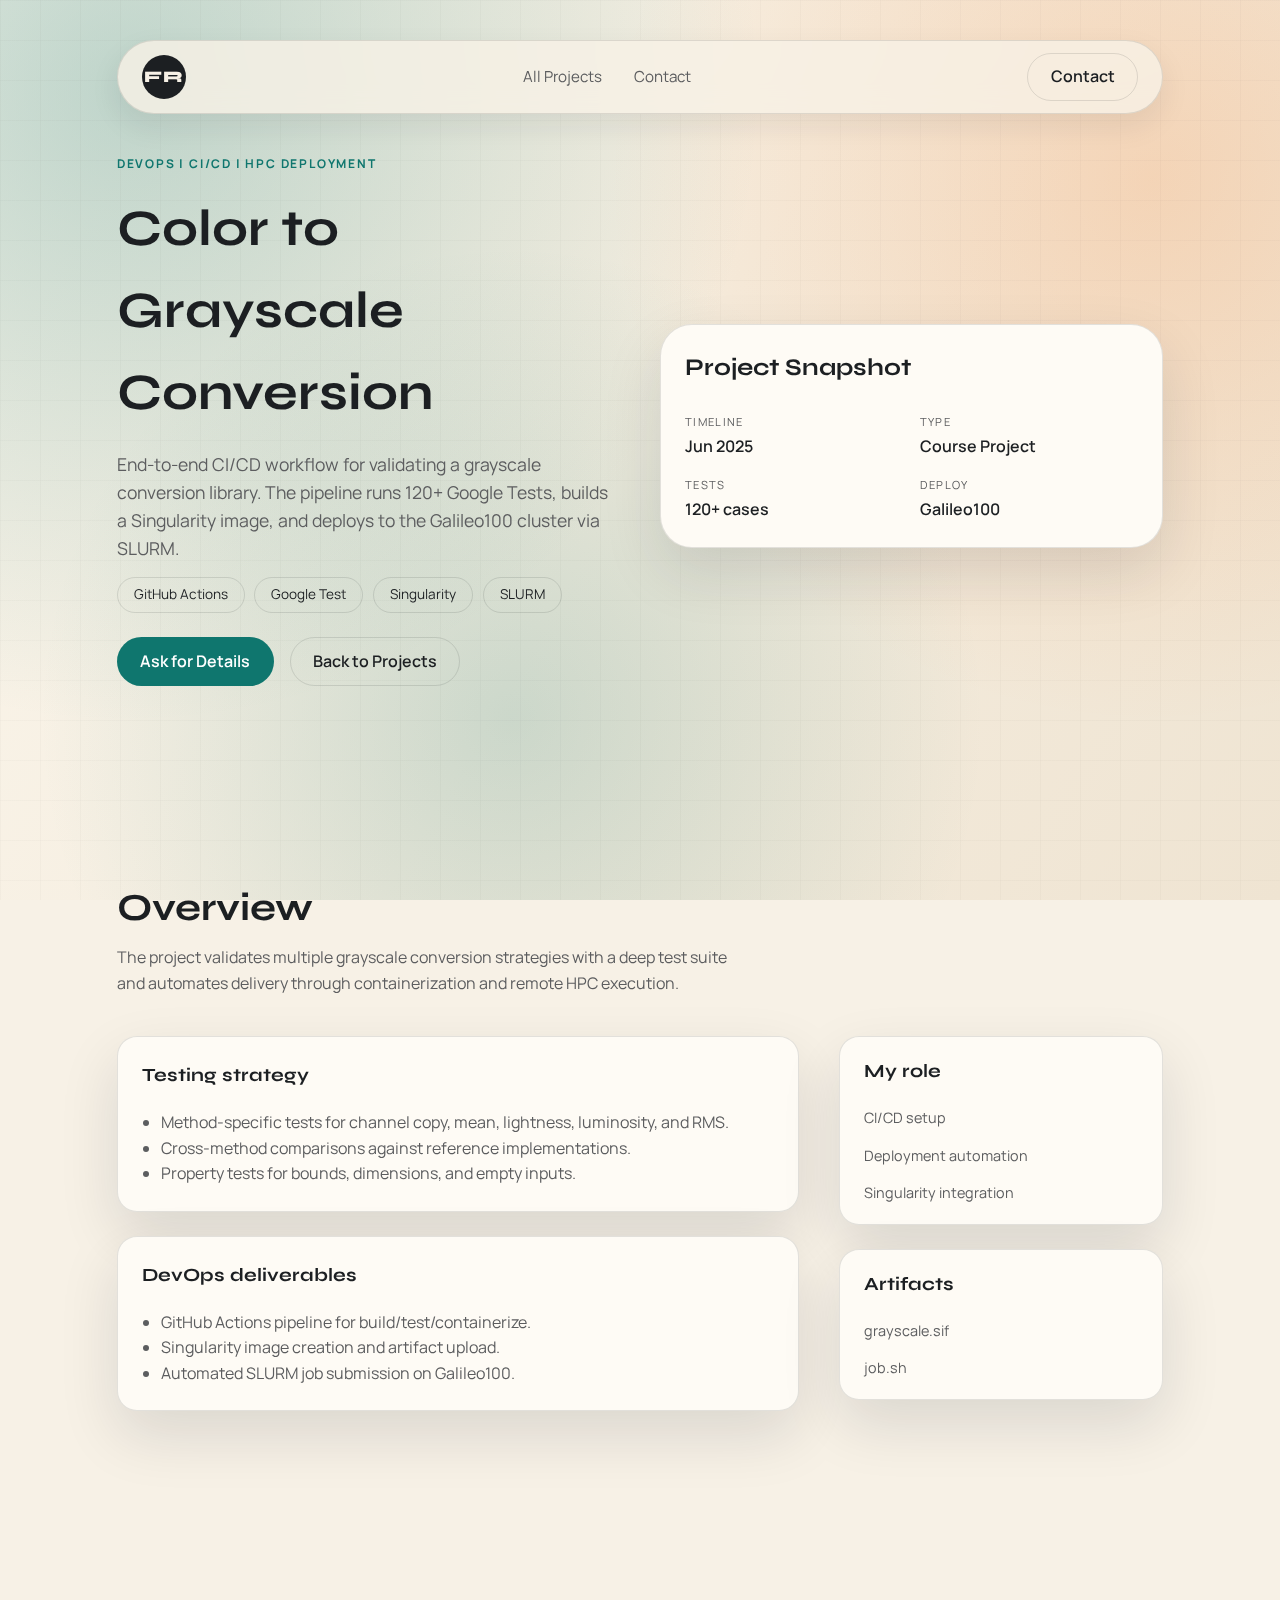
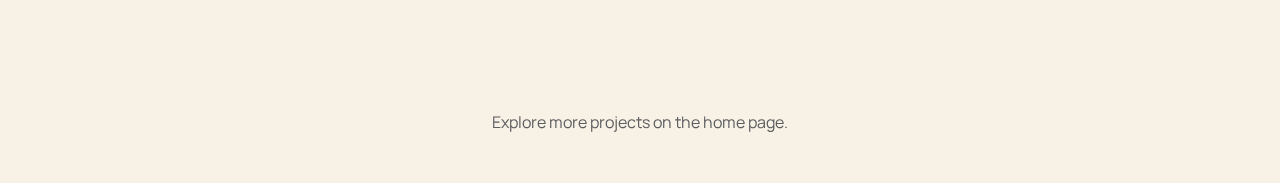
<file: site/projects/devops-grayscale.html>
<!DOCTYPE html>
<html lang="en">
<head>
  <meta charset="UTF-8" />
  <meta name="viewport" content="width=device-width, initial-scale=1" />
  <title>DevOps Grayscale Pipeline | Fabio Rossi</title>
  <meta name="description" content="CI/CD pipeline with Google Test, Singularity containerization, and SLURM deployment for grayscale conversion." />
  <link rel="preconnect" href="https://fonts.googleapis.com" />
  <link rel="preconnect" href="https://fonts.gstatic.com" crossorigin />
  <link href="https://fonts.googleapis.com/css2?family=Manrope:wght@300;400;500;600;700&family=Syne:wght@500;600;700;800&display=swap" rel="stylesheet" />
  <link rel="stylesheet" href="../styles.css" />
  <link rel="stylesheet" href="project.css" />
</head>
<body class="project-page" data-project="devops-grayscale">
  <div class="ambient" aria-hidden="true"></div>

  <header class="project-header">
    <nav class="nav project-nav" aria-label="Primary">
      <a class="logo" href="../index.html">FR</a>
      <button class="nav-toggle" type="button" aria-expanded="false" aria-controls="project-nav-links">
        Menu
      </button>
      <div class="nav-links" id="project-nav-links">
        <a href="../index.html#projects">All Projects</a>
        <a href="../index.html#contact">Contact</a>
      </div>
      <div class="nav-cta">
        <a class="btn ghost" href="../index.html#contact">Contact</a>
      </div>
    </nav>

    <section class="project-hero" data-reveal>
      <div>
        <p class="eyebrow">DevOps | CI/CD | HPC Deployment</p>
        <h1>Color to Grayscale Conversion</h1>
        <p class="lead">
          End-to-end CI/CD workflow for validating a grayscale conversion library. The pipeline runs 120+ Google
          Tests, builds a Singularity image, and deploys to the Galileo100 cluster via SLURM.
        </p>
        <div class="project-badges">
          <span class="chip">GitHub Actions</span>
          <span class="chip">Google Test</span>
          <span class="chip">Singularity</span>
          <span class="chip">SLURM</span>
        </div>
        <div class="hero-actions">
          <a class="btn" href="../index.html#contact">Ask for Details</a>
          <a class="btn ghost" href="../index.html#projects">Back to Projects</a>
        </div>
      </div>
      <div class="project-meta-card">
        <h3 class="section-title">Project Snapshot</h3>
        <div class="project-meta-grid">
          <div class="project-meta-item">
            <p class="label">Timeline</p>
            <p class="value">Jun 2025</p>
          </div>
          <div class="project-meta-item">
            <p class="label">Type</p>
            <p class="value">Course Project</p>
          </div>
          <div class="project-meta-item">
            <p class="label">Tests</p>
            <p class="value">120+ cases</p>
          </div>
          <div class="project-meta-item">
            <p class="label">Deploy</p>
            <p class="value">Galileo100</p>
          </div>
        </div>
      </div>
    </section>
  </header>

  <main>
    <section class="section" data-reveal>
      <div class="section-head">
        <h2>Overview</h2>
        <p>
          The project validates multiple grayscale conversion strategies with a deep test suite and automates
          delivery through containerization and remote HPC execution.
        </p>
      </div>
      <div class="project-layout">
        <div>
          <div class="card">
            <h3>Testing strategy</h3>
            <ul>
              <li>Method-specific tests for channel copy, mean, lightness, luminosity, and RMS.</li>
              <li>Cross-method comparisons against reference implementations.</li>
              <li>Property tests for bounds, dimensions, and empty inputs.</li>
            </ul>
          </div>
          <div class="card" style="margin-top: 1.5rem;">
            <h3>DevOps deliverables</h3>
            <ul>
              <li>GitHub Actions pipeline for build/test/containerize.</li>
              <li>Singularity image creation and artifact upload.</li>
              <li>Automated SLURM job submission on Galileo100.</li>
            </ul>
          </div>
        </div>
        <aside class="project-sidebar">
          <div class="card">
            <h3>My role</h3>
            <p class="meta">CI/CD setup</p>
            <p class="meta">Deployment automation</p>
            <p class="meta">Singularity integration</p>
          </div>
          <div class="card">
            <h3>Artifacts</h3>
            <p class="meta">grayscale.sif</p>
            <p class="meta">job.sh</p>
          </div>
        </aside>
      </div>
    </section>

    <section class="section" data-reveal>
      <div class="section-head">
        <h2>Test Suite Coverage</h2>
        <p>Snapshot of how the 120+ tests are distributed across categories.</p>
      </div>
      <div class="chart-card">
        <canvas
          class="chart-canvas"
          data-bar-chart
          data-bar-values='[
            {"label":"Channel Copy","value":18},
            {"label":"Arithmetic","value":15},
            {"label":"Lightness","value":10},
            {"label":"Luminosity","value":15},
            {"label":"RMS","value":15},
            {"label":"Cross-Method","value":40},
            {"label":"Property","value":8}
          ]'
          aria-label="Bar chart of test counts by category"
          role="img"></canvas>
      </div>
    </section>

    <section class="section" data-reveal>
      <div class="section-head">
        <h2>CI/CD Pipeline</h2>
        <p>Automated build-test-container stage followed by HPC deployment.</p>
      </div>
      <div class="pipeline" data-pipeline>
        <div class="pipeline-step">
          <h4>1. Build + Unit Tests</h4>
          <p>Compile with CMake and execute the full Google Test suite.</p>
        </div>
        <div class="pipeline-step">
          <h4>2. Containerize</h4>
          <p>Build Singularity image from the project definition file.</p>
        </div>
        <div class="pipeline-step">
          <h4>3. Publish Artifacts</h4>
          <p>Upload grayscale.sif and job.sh for deployment.</p>
        </div>
        <div class="pipeline-step">
          <h4>4. Deploy to Galileo100</h4>
          <p>Securely copy artifacts and submit the SLURM job.</p>
        </div>
        <div class="pipeline-step">
          <h4>5. Monitor Execution</h4>
          <p>Poll sacct/squeue and stream output logs after completion.</p>
        </div>
      </div>
    </section>

    <section class="section" data-reveal>
      <div class="section-head">
        <h2>Challenges Solved</h2>
        <p>Lessons learned from deploying to a certificate-gated HPC cluster.</p>
      </div>
      <div class="card">
        <ul>
          <li>Handled short-lived SSH certificates with secret-driven injection and strict permissions.</li>
          <li>Added retry loops to wait for SLURM job completion before reading logs.</li>
          <li>Introduced detailed logging to debug remote deployment failures.</li>
        </ul>
      </div>
    </section>
  </main>

  <footer class="footer">
    <p>Explore more projects on the home page.</p>
  </footer>

  <script src="project.js"></script>
</body>
</html>
</file>
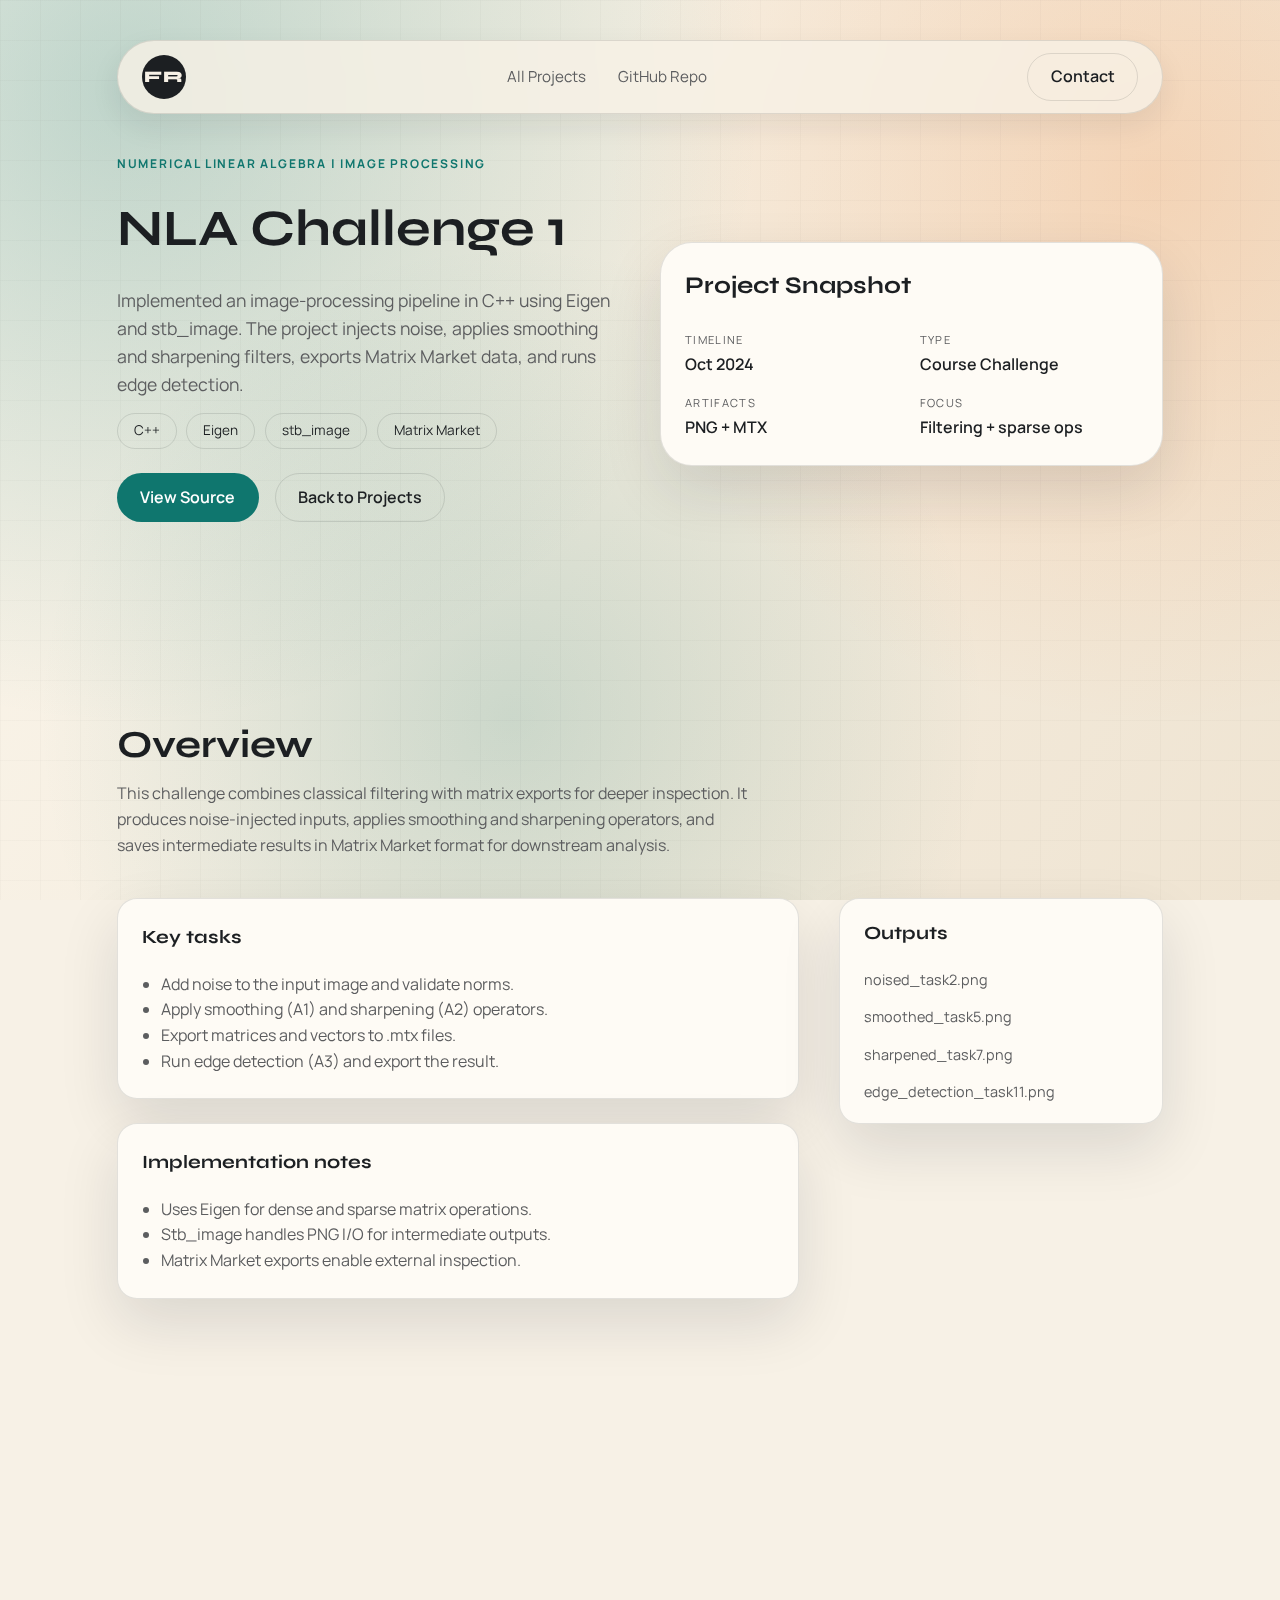
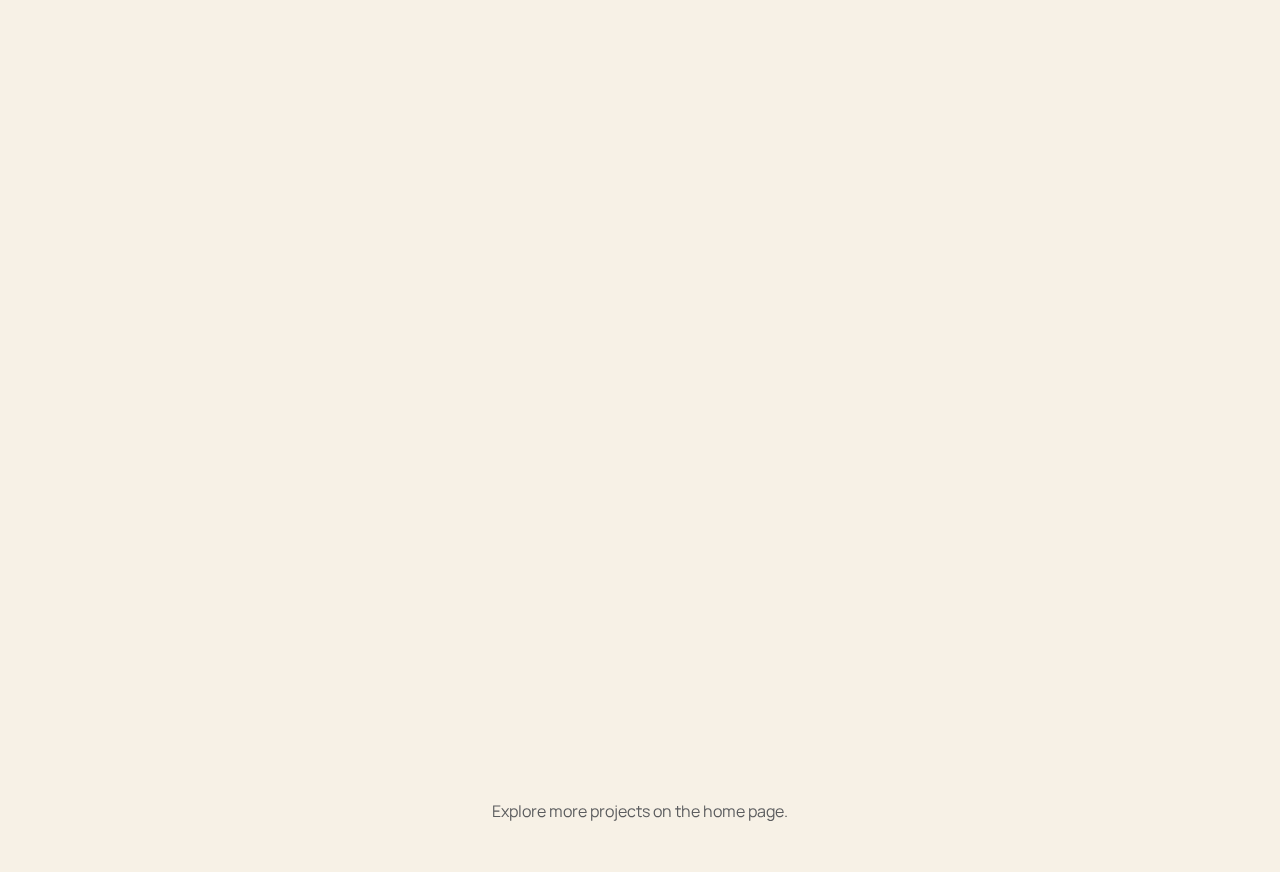
<file: site/projects/nla-challenge-1.html>
<!DOCTYPE html>
<html lang="en">
<head>
  <meta charset="UTF-8" />
  <meta name="viewport" content="width=device-width, initial-scale=1" />
  <title>NLA Challenge 1 | Fabio Rossi</title>
  <meta name="description" content="Image processing pipeline in C++ with Eigen and stb_image: noise injection, smoothing, sharpening, edge detection, and Matrix Market exports." />
  <link rel="preconnect" href="https://fonts.googleapis.com" />
  <link rel="preconnect" href="https://fonts.gstatic.com" crossorigin />
  <link href="https://fonts.googleapis.com/css2?family=Manrope:wght@300;400;500;600;700&family=Syne:wght@500;600;700;800&display=swap" rel="stylesheet" />
  <link rel="stylesheet" href="../styles.css" />
  <link rel="stylesheet" href="project.css" />
</head>
<body class="project-page" data-project="nla-challenge-1">
  <div class="ambient" aria-hidden="true"></div>

  <header class="project-header">
    <nav class="nav project-nav" aria-label="Primary">
      <a class="logo" href="../index.html">FR</a>
      <button class="nav-toggle" type="button" aria-expanded="false" aria-controls="project-nav-links">
        Menu
      </button>
      <div class="nav-links" id="project-nav-links">
        <a href="../index.html#projects">All Projects</a>
        <a href="https://github.com/FedericoQuartieri/NLAChallenge1" target="_blank" rel="noreferrer">GitHub Repo</a>
      </div>
      <div class="nav-cta">
        <a class="btn ghost" href="../index.html#contact">Contact</a>
      </div>
    </nav>

    <section class="project-hero" data-reveal>
      <div>
        <p class="eyebrow">Numerical Linear Algebra | Image Processing</p>
        <h1>NLA Challenge 1</h1>
        <p class="lead">
          Implemented an image-processing pipeline in C++ using Eigen and stb_image. The project injects noise,
          applies smoothing and sharpening filters, exports Matrix Market data, and runs edge detection.
        </p>
        <div class="project-badges">
          <span class="chip">C++</span>
          <span class="chip">Eigen</span>
          <span class="chip">stb_image</span>
          <span class="chip">Matrix Market</span>
        </div>
        <div class="hero-actions">
          <a class="btn" href="https://github.com/FedericoQuartieri/NLAChallenge1" target="_blank" rel="noreferrer">View Source</a>
          <a class="btn ghost" href="../index.html#projects">Back to Projects</a>
        </div>
      </div>
      <div class="project-meta-card">
        <h3 class="section-title">Project Snapshot</h3>
        <div class="project-meta-grid">
          <div class="project-meta-item">
            <p class="label">Timeline</p>
            <p class="value">Oct 2024</p>
          </div>
          <div class="project-meta-item">
            <p class="label">Type</p>
            <p class="value">Course Challenge</p>
          </div>
          <div class="project-meta-item">
            <p class="label">Artifacts</p>
            <p class="value">PNG + MTX</p>
          </div>
          <div class="project-meta-item">
            <p class="label">Focus</p>
            <p class="value">Filtering + sparse ops</p>
          </div>
        </div>
      </div>
    </section>
  </header>

  <main>
    <section class="section" data-reveal>
      <div class="section-head">
        <h2>Overview</h2>
        <p>
          This challenge combines classical filtering with matrix exports for deeper inspection. It produces
          noise-injected inputs, applies smoothing and sharpening operators, and saves intermediate results in
          Matrix Market format for downstream analysis.
        </p>
      </div>
      <div class="project-layout">
        <div>
          <div class="card">
            <h3>Key tasks</h3>
            <ul>
              <li>Add noise to the input image and validate norms.</li>
              <li>Apply smoothing (A1) and sharpening (A2) operators.</li>
              <li>Export matrices and vectors to .mtx files.</li>
              <li>Run edge detection (A3) and export the result.</li>
            </ul>
          </div>
          <div class="card" style="margin-top: 1.5rem;">
            <h3>Implementation notes</h3>
            <ul>
              <li>Uses Eigen for dense and sparse matrix operations.</li>
              <li>Stb_image handles PNG I/O for intermediate outputs.</li>
              <li>Matrix Market exports enable external inspection.</li>
            </ul>
          </div>
        </div>
        <aside class="project-sidebar">
          <div class="card">
            <h3>Outputs</h3>
            <p class="meta">noised_task2.png</p>
            <p class="meta">smoothed_task5.png</p>
            <p class="meta">sharpened_task7.png</p>
            <p class="meta">edge_detection_task11.png</p>
          </div>
        </aside>
      </div>
    </section>

    <section class="section" data-reveal>
      <div class="section-head">
        <h2>Filter Comparison</h2>
        <p>Use the slider to inspect how smoothing reduces noise.</p>
      </div>
      <div class="compare" data-compare>
        <div class="compare-inner">
          <img src="../assets/projects/nla1/noised_task2.png" alt="Noised input image" />
          <div class="compare-top">
            <img src="../assets/projects/nla1/smoothed_task5.png" alt="Smoothed output image" />
          </div>
        </div>
        <div class="compare-controls">
          <div class="compare-labels">
            <span>Noised</span>
            <span>Smoothed</span>
          </div>
          <input class="compare-range" type="range" min="0" max="100" value="50" aria-label="Compare noised and smoothed output" />
        </div>
      </div>
      <div class="project-grid-gallery" style="margin-top: 1.5rem;">
        <figure class="figure">
          <img src="../assets/projects/nla1/sharpened_task7.png" alt="Sharpened image output" />
          <figcaption>Sharpening filter emphasizes edges and contrast.</figcaption>
        </figure>
        <figure class="figure">
          <img src="../assets/projects/nla1/edge_detection_task11.png" alt="Edge detection output" />
          <figcaption>Edge detection using a dedicated operator (A3).</figcaption>
        </figure>
      </div>
    </section>
  </main>

  <footer class="footer">
    <p>Explore more projects on the home page.</p>
  </footer>

  <script src="project.js"></script>
</body>
</html>
</file>
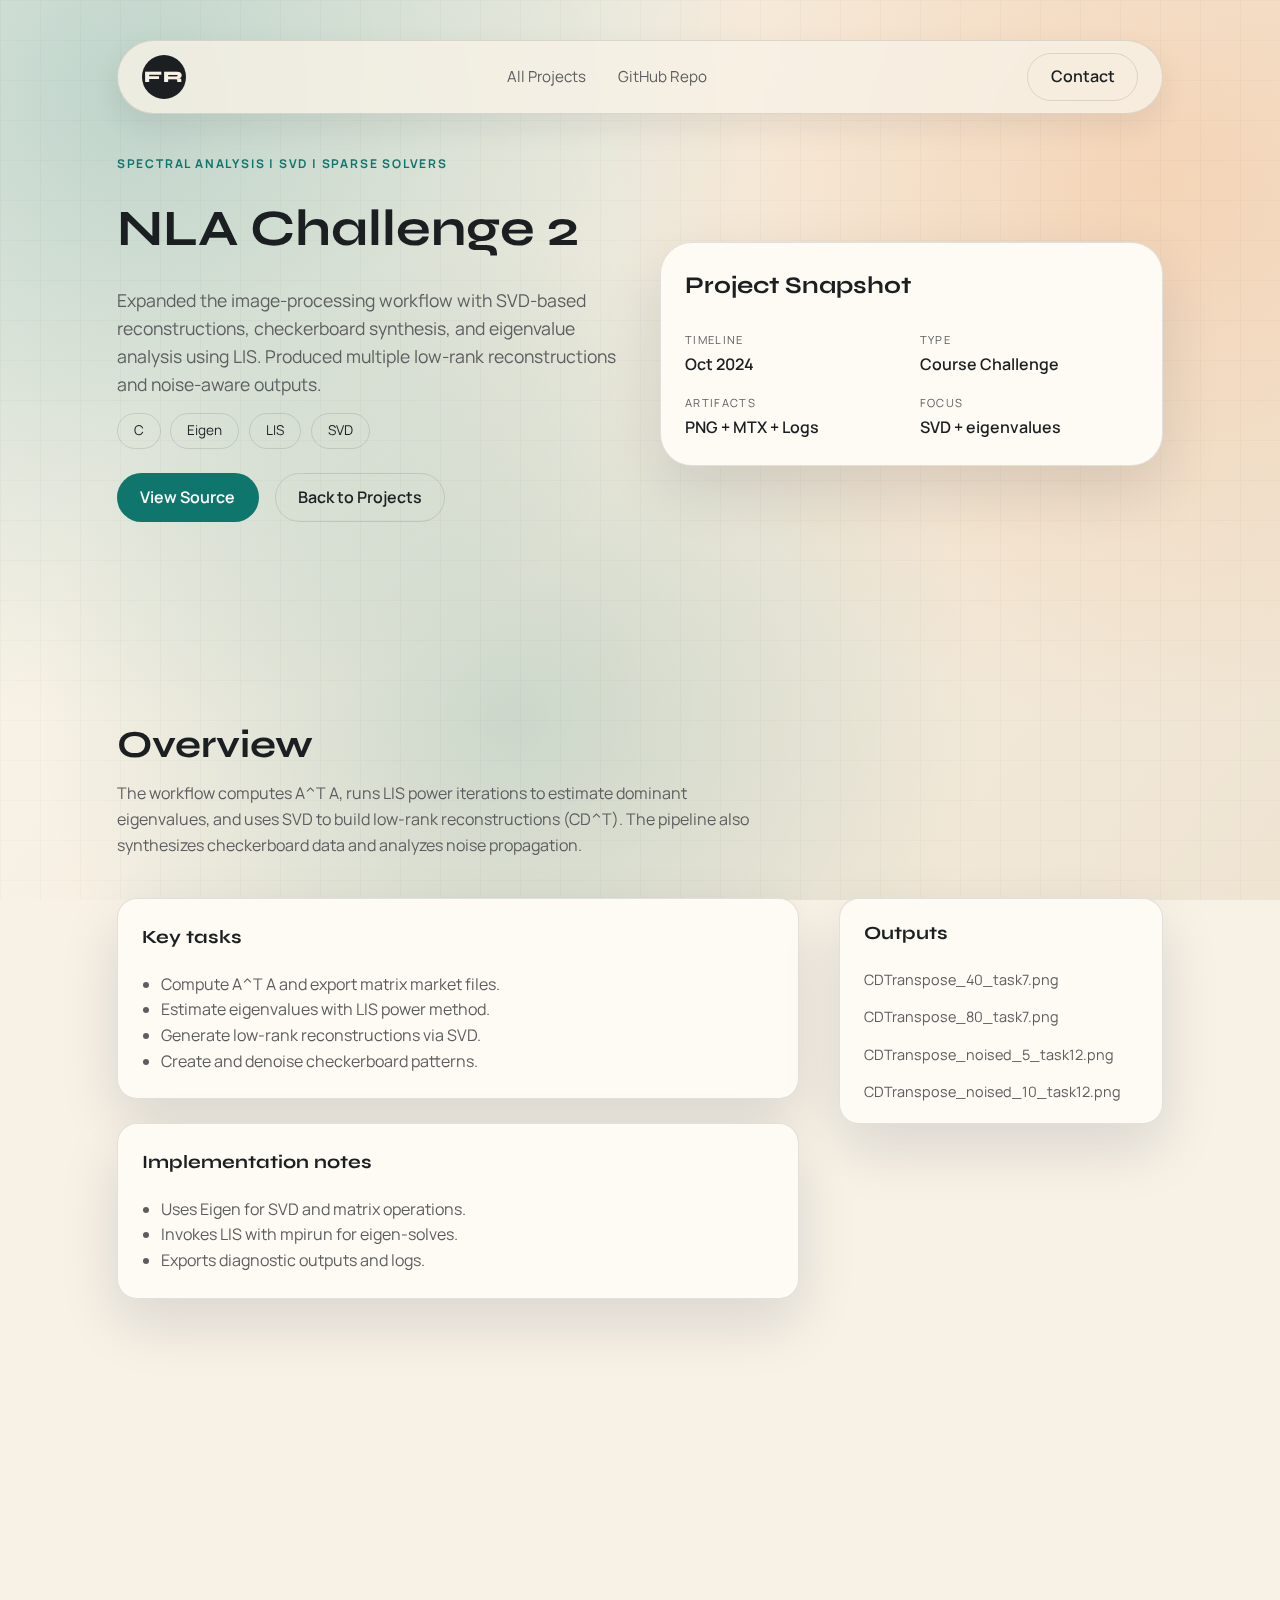
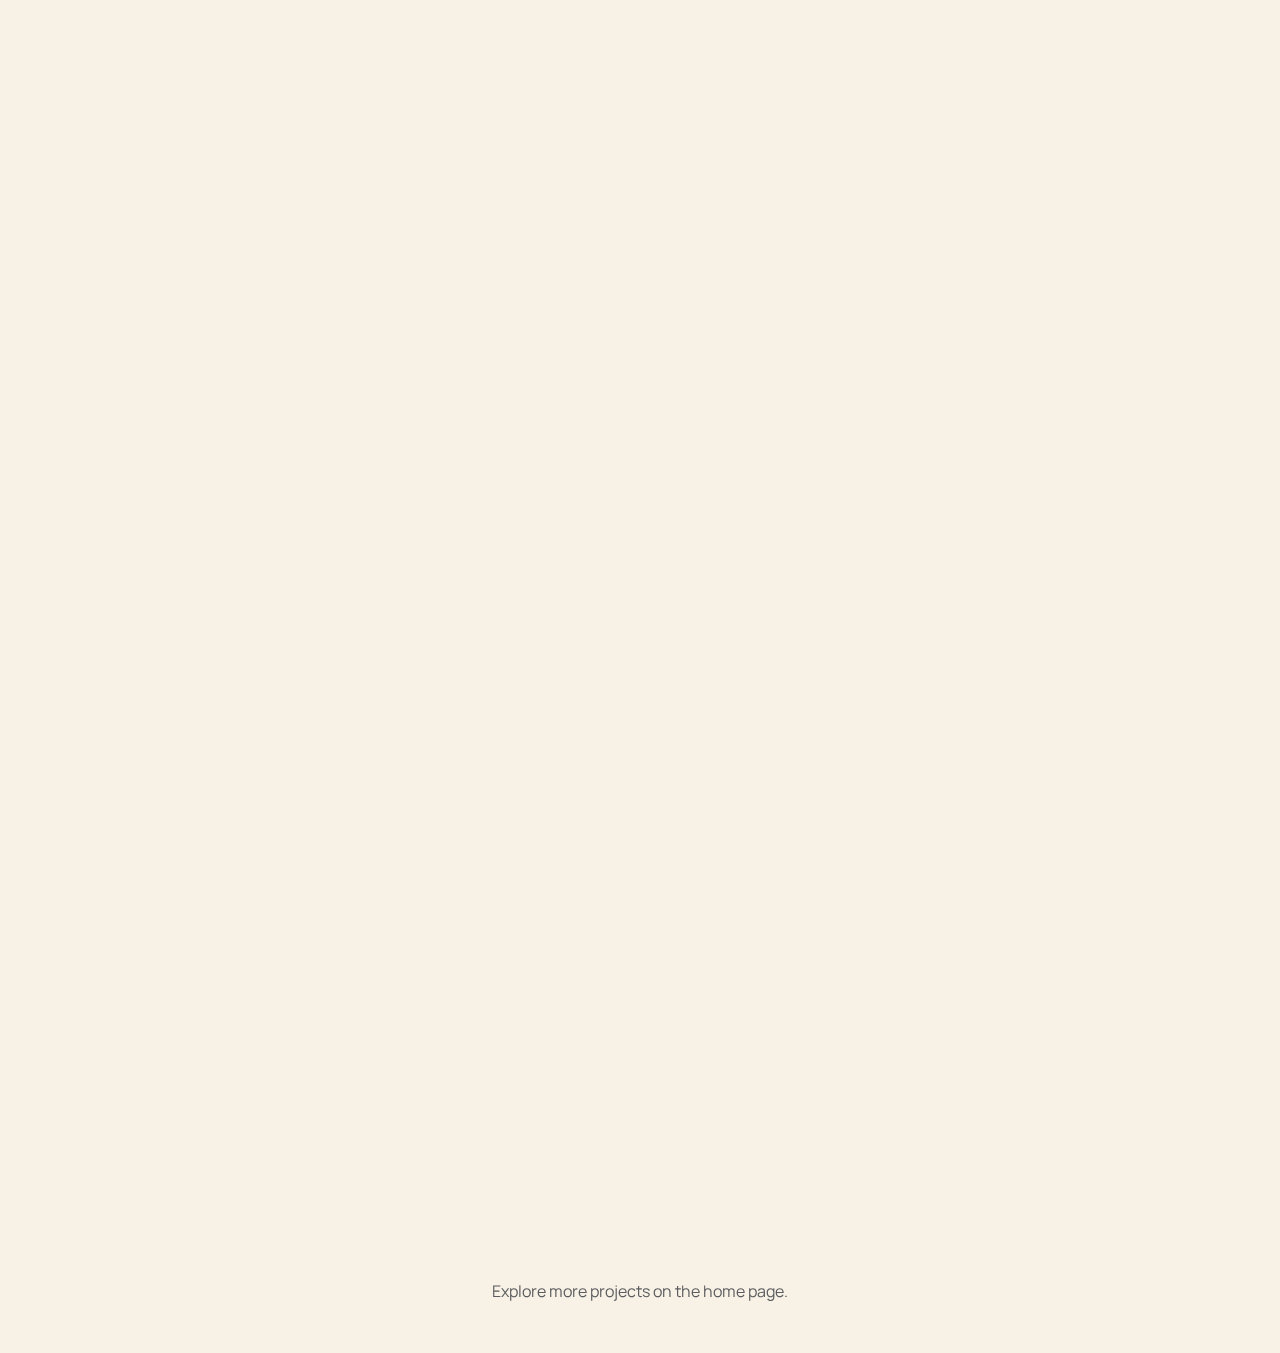
<file: site/projects/nla-challenge-2.html>
<!DOCTYPE html>
<html lang="en">
<head>
  <meta charset="UTF-8" />
  <meta name="viewport" content="width=device-width, initial-scale=1" />
  <title>NLA Challenge 2 | Fabio Rossi</title>
  <meta name="description" content="SVD-based reconstructions, checkerboard synthesis, and LIS-powered eigenvalue analysis for NLA Challenge 2." />
  <link rel="preconnect" href="https://fonts.googleapis.com" />
  <link rel="preconnect" href="https://fonts.gstatic.com" crossorigin />
  <link href="https://fonts.googleapis.com/css2?family=Manrope:wght@300;400;500;600;700&family=Syne:wght@500;600;700;800&display=swap" rel="stylesheet" />
  <link rel="stylesheet" href="../styles.css" />
  <link rel="stylesheet" href="project.css" />
</head>
<body class="project-page" data-project="nla-challenge-2">
  <div class="ambient" aria-hidden="true"></div>

  <header class="project-header">
    <nav class="nav project-nav" aria-label="Primary">
      <a class="logo" href="../index.html">FR</a>
      <button class="nav-toggle" type="button" aria-expanded="false" aria-controls="project-nav-links">
        Menu
      </button>
      <div class="nav-links" id="project-nav-links">
        <a href="../index.html#projects">All Projects</a>
        <a href="https://github.com/FedericoQuartieri/NLAChallenge2" target="_blank" rel="noreferrer">GitHub Repo</a>
      </div>
      <div class="nav-cta">
        <a class="btn ghost" href="../index.html#contact">Contact</a>
      </div>
    </nav>

    <section class="project-hero" data-reveal>
      <div>
        <p class="eyebrow">Spectral Analysis | SVD | Sparse Solvers</p>
        <h1>NLA Challenge 2</h1>
        <p class="lead">
          Expanded the image-processing workflow with SVD-based reconstructions, checkerboard synthesis, and
          eigenvalue analysis using LIS. Produced multiple low-rank reconstructions and noise-aware outputs.
        </p>
        <div class="project-badges">
          <span class="chip">C</span>
          <span class="chip">Eigen</span>
          <span class="chip">LIS</span>
          <span class="chip">SVD</span>
        </div>
        <div class="hero-actions">
          <a class="btn" href="https://github.com/FedericoQuartieri/NLAChallenge2" target="_blank" rel="noreferrer">View Source</a>
          <a class="btn ghost" href="../index.html#projects">Back to Projects</a>
        </div>
      </div>
      <div class="project-meta-card">
        <h3 class="section-title">Project Snapshot</h3>
        <div class="project-meta-grid">
          <div class="project-meta-item">
            <p class="label">Timeline</p>
            <p class="value">Oct 2024</p>
          </div>
          <div class="project-meta-item">
            <p class="label">Type</p>
            <p class="value">Course Challenge</p>
          </div>
          <div class="project-meta-item">
            <p class="label">Artifacts</p>
            <p class="value">PNG + MTX + Logs</p>
          </div>
          <div class="project-meta-item">
            <p class="label">Focus</p>
            <p class="value">SVD + eigenvalues</p>
          </div>
        </div>
      </div>
    </section>
  </header>

  <main>
    <section class="section" data-reveal>
      <div class="section-head">
        <h2>Overview</h2>
        <p>
          The workflow computes A^T A, runs LIS power iterations to estimate dominant eigenvalues, and uses SVD
          to build low-rank reconstructions (CD^T). The pipeline also synthesizes checkerboard data and analyzes
          noise propagation.
        </p>
      </div>
      <div class="project-layout">
        <div>
          <div class="card">
            <h3>Key tasks</h3>
            <ul>
              <li>Compute A^T A and export matrix market files.</li>
              <li>Estimate eigenvalues with LIS power method.</li>
              <li>Generate low-rank reconstructions via SVD.</li>
              <li>Create and denoise checkerboard patterns.</li>
            </ul>
          </div>
          <div class="card" style="margin-top: 1.5rem;">
            <h3>Implementation notes</h3>
            <ul>
              <li>Uses Eigen for SVD and matrix operations.</li>
              <li>Invokes LIS with mpirun for eigen-solves.</li>
              <li>Exports diagnostic outputs and logs.</li>
            </ul>
          </div>
        </div>
        <aside class="project-sidebar">
          <div class="card">
            <h3>Outputs</h3>
            <p class="meta">CDTranspose_40_task7.png</p>
            <p class="meta">CDTranspose_80_task7.png</p>
            <p class="meta">CDTranspose_noised_5_task12.png</p>
            <p class="meta">CDTranspose_noised_10_task12.png</p>
          </div>
        </aside>
      </div>
    </section>

    <section class="section" data-reveal>
      <div class="section-head">
        <h2>Low-Rank Reconstruction</h2>
        <p>Compare how two ranks influence reconstruction detail.</p>
      </div>
      <div class="compare" data-compare>
        <div class="compare-inner">
          <img src="../assets/projects/nla2/CDTranspose_40_task7.png" alt="Low-rank reconstruction at k=40" />
          <div class="compare-top">
            <img src="../assets/projects/nla2/CDTranspose_80_task7.png" alt="Low-rank reconstruction at k=80" />
          </div>
        </div>
        <div class="compare-controls">
          <div class="compare-labels">
            <span>k = 40</span>
            <span>k = 80</span>
          </div>
          <input class="compare-range" type="range" min="0" max="100" value="50" aria-label="Compare k=40 and k=80 reconstructions" />
        </div>
      </div>
    </section>

    <section class="section" data-reveal>
      <div class="section-head">
        <h2>Noise Handling</h2>
        <p>Visualize how stronger noise levels alter the reconstructed output.</p>
      </div>
      <div class="compare" data-compare>
        <div class="compare-inner">
          <img src="../assets/projects/nla2/CDTranspose_noised_5_task12.png" alt="Reconstruction with noise level 5" />
          <div class="compare-top">
            <img src="../assets/projects/nla2/CDTranspose_noised_10_task12.png" alt="Reconstruction with noise level 10" />
          </div>
        </div>
        <div class="compare-controls">
          <div class="compare-labels">
            <span>Noise 5</span>
            <span>Noise 10</span>
          </div>
          <input class="compare-range" type="range" min="0" max="100" value="50" aria-label="Compare reconstructions at different noise levels" />
        </div>
      </div>
      <div class="project-grid-gallery" style="margin-top: 1.5rem;">
        <figure class="figure">
          <img src="../assets/projects/nla2/scacchiera.png" alt="Checkerboard synthesis" />
          <figcaption>Checkerboard used to study structured patterns and noise.</figcaption>
        </figure>
      </div>
    </section>
  </main>

  <footer class="footer">
    <p>Explore more projects on the home page.</p>
  </footer>

  <script src="project.js"></script>
</body>
</html>
</file>
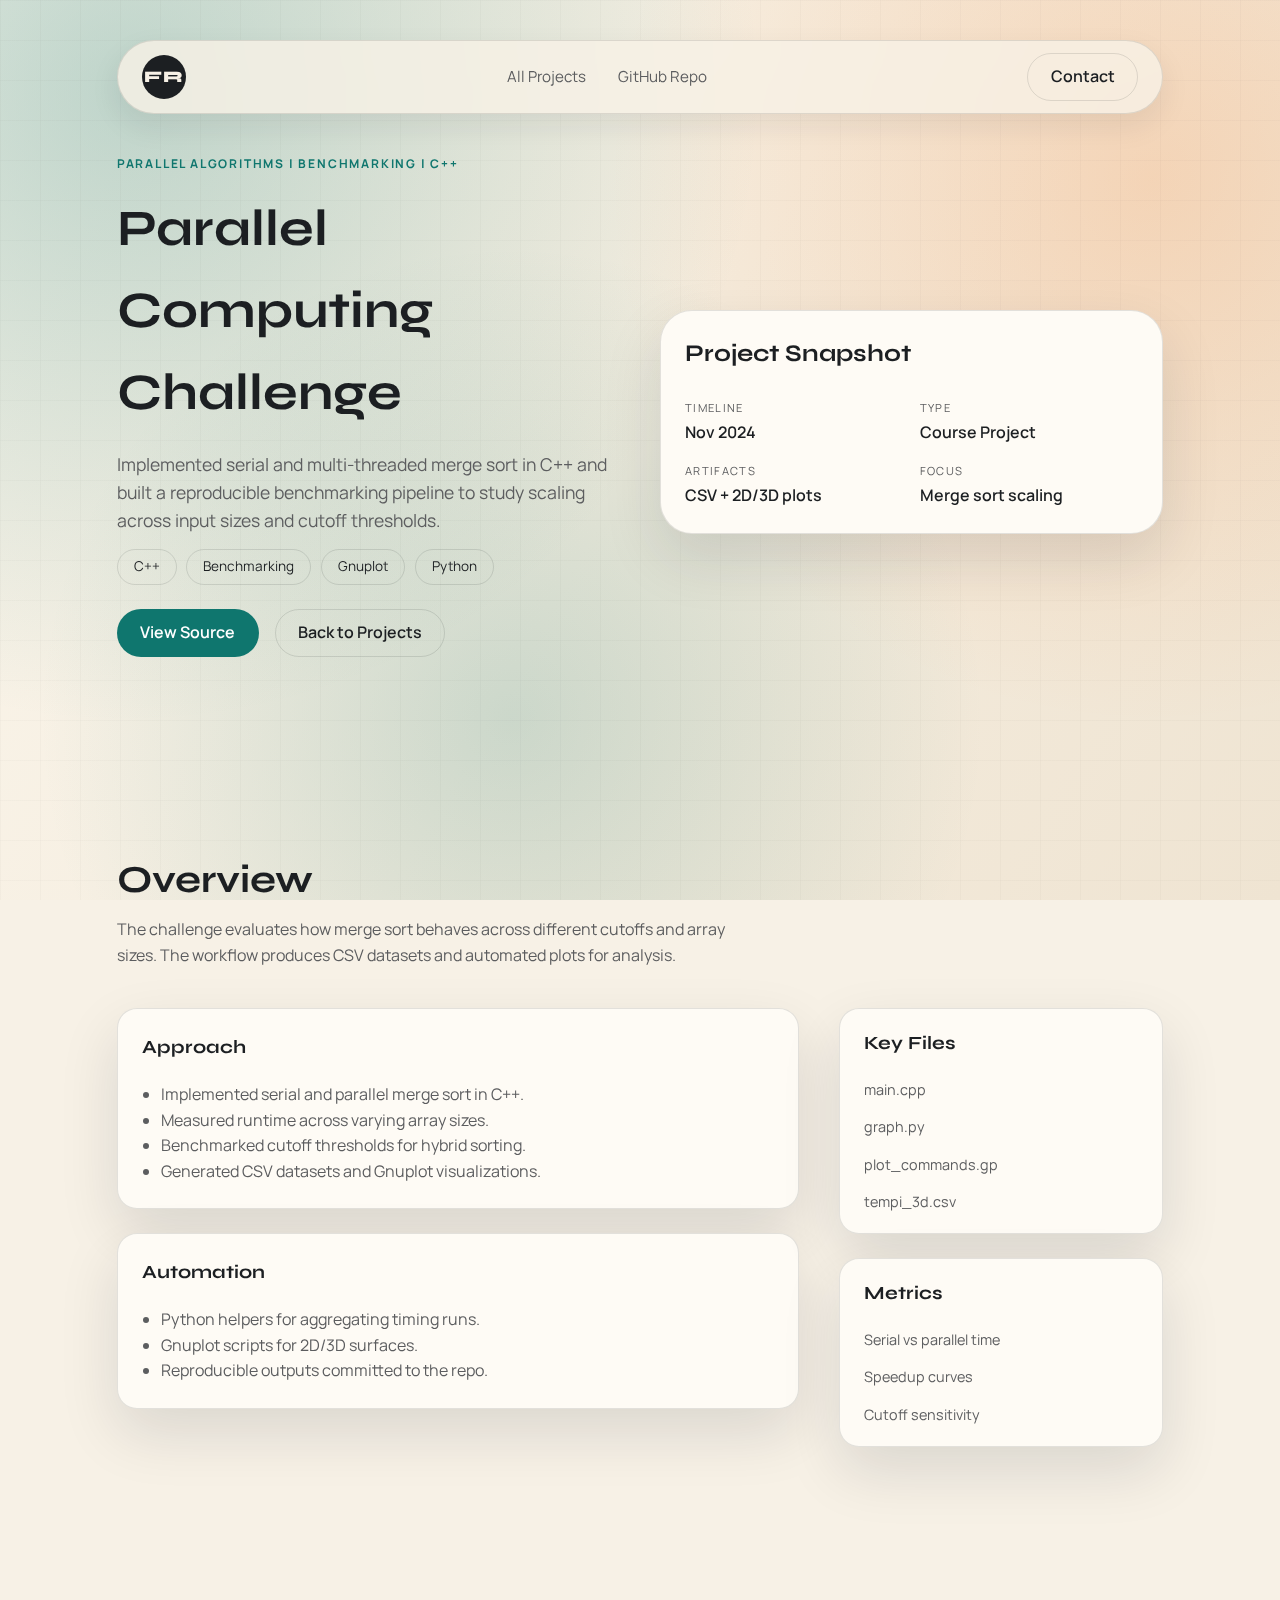
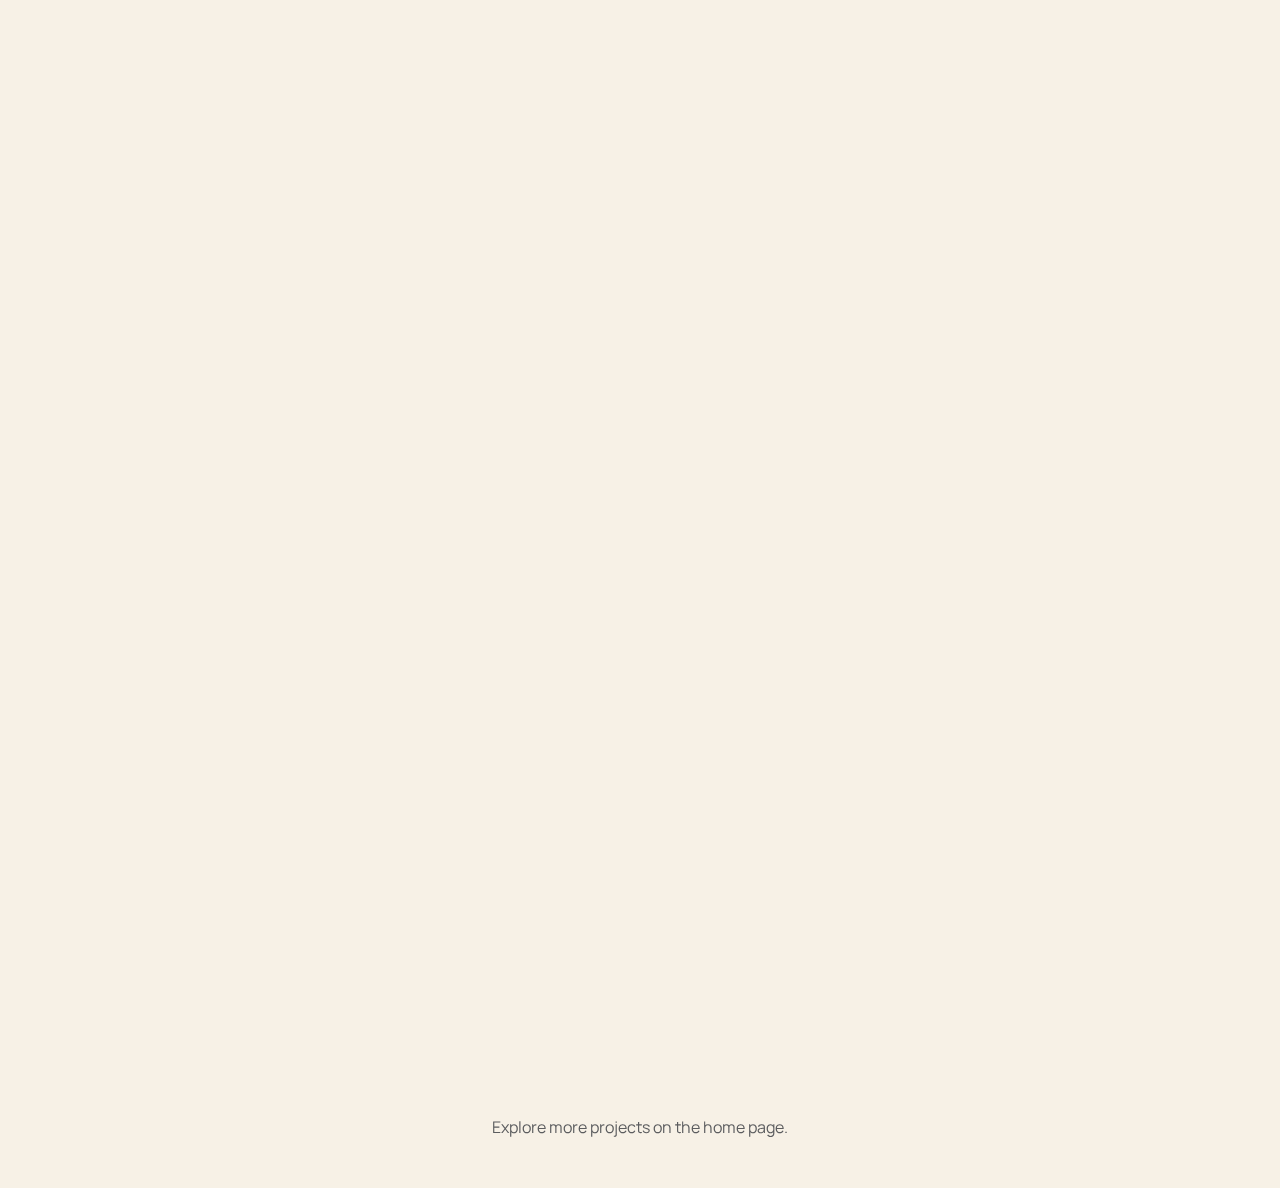
<file: site/projects/parallel-challenge.html>
<!DOCTYPE html>
<html lang="en">
<head>
  <meta charset="UTF-8" />
  <meta name="viewport" content="width=device-width, initial-scale=1" />
  <title>Parallel Computing Challenge | Fabio Rossi</title>
  <meta name="description" content="Serial vs multi-threaded merge sort in C++ with benchmarking across sizes and cutoff thresholds." />
  <link rel="preconnect" href="https://fonts.googleapis.com" />
  <link rel="preconnect" href="https://fonts.gstatic.com" crossorigin />
  <link href="https://fonts.googleapis.com/css2?family=Manrope:wght@300;400;500;600;700&family=Syne:wght@500;600;700;800&display=swap" rel="stylesheet" />
  <link rel="stylesheet" href="../styles.css" />
  <link rel="stylesheet" href="project.css" />
</head>
<body class="project-page" data-project="parallel-challenge">
  <div class="ambient" aria-hidden="true"></div>

  <header class="project-header">
    <nav class="nav project-nav" aria-label="Primary">
      <a class="logo" href="../index.html">FR</a>
      <button class="nav-toggle" type="button" aria-expanded="false" aria-controls="project-nav-links">
        Menu
      </button>
      <div class="nav-links" id="project-nav-links">
        <a href="../index.html#projects">All Projects</a>
        <a href="https://github.com/FedericoQuartieri/ParallelChallenge" target="_blank" rel="noreferrer">GitHub Repo</a>
      </div>
      <div class="nav-cta">
        <a class="btn ghost" href="../index.html#contact">Contact</a>
      </div>
    </nav>

    <section class="project-hero" data-reveal>
      <div>
        <p class="eyebrow">Parallel Algorithms | Benchmarking | C++</p>
        <h1>Parallel Computing Challenge</h1>
        <p class="lead">
          Implemented serial and multi-threaded merge sort in C++ and built a reproducible benchmarking pipeline
          to study scaling across input sizes and cutoff thresholds.
        </p>
        <div class="project-badges">
          <span class="chip">C++</span>
          <span class="chip">Benchmarking</span>
          <span class="chip">Gnuplot</span>
          <span class="chip">Python</span>
        </div>
        <div class="hero-actions">
          <a class="btn" href="https://github.com/FedericoQuartieri/ParallelChallenge" target="_blank" rel="noreferrer">View Source</a>
          <a class="btn ghost" href="../index.html#projects">Back to Projects</a>
        </div>
      </div>
      <div class="project-meta-card">
        <h3 class="section-title">Project Snapshot</h3>
        <div class="project-meta-grid">
          <div class="project-meta-item">
            <p class="label">Timeline</p>
            <p class="value">Nov 2024</p>
          </div>
          <div class="project-meta-item">
            <p class="label">Type</p>
            <p class="value">Course Project</p>
          </div>
          <div class="project-meta-item">
            <p class="label">Artifacts</p>
            <p class="value">CSV + 2D/3D plots</p>
          </div>
          <div class="project-meta-item">
            <p class="label">Focus</p>
            <p class="value">Merge sort scaling</p>
          </div>
        </div>
      </div>
    </section>
  </header>

  <main>
    <section class="section" data-reveal>
      <div class="section-head">
        <h2>Overview</h2>
        <p>
          The challenge evaluates how merge sort behaves across different cutoffs and array sizes. The workflow
          produces CSV datasets and automated plots for analysis.
        </p>
      </div>
      <div class="project-layout">
        <div>
          <div class="card">
            <h3>Approach</h3>
            <ul>
              <li>Implemented serial and parallel merge sort in C++.</li>
              <li>Measured runtime across varying array sizes.</li>
              <li>Benchmarked cutoff thresholds for hybrid sorting.</li>
              <li>Generated CSV datasets and Gnuplot visualizations.</li>
            </ul>
          </div>
          <div class="card" style="margin-top: 1.5rem;">
            <h3>Automation</h3>
            <ul>
              <li>Python helpers for aggregating timing runs.</li>
              <li>Gnuplot scripts for 2D/3D surfaces.</li>
              <li>Reproducible outputs committed to the repo.</li>
            </ul>
          </div>
        </div>
        <aside class="project-sidebar">
          <div class="card">
            <h3>Key Files</h3>
            <p class="meta">main.cpp</p>
            <p class="meta">graph.py</p>
            <p class="meta">plot_commands.gp</p>
            <p class="meta">tempi_3d.csv</p>
          </div>
          <div class="card">
            <h3>Metrics</h3>
            <p class="meta">Serial vs parallel time</p>
            <p class="meta">Speedup curves</p>
            <p class="meta">Cutoff sensitivity</p>
          </div>
        </aside>
      </div>
    </section>

    <section class="section" data-reveal>
      <div class="section-head">
        <h2>Performance Explorer</h2>
        <p>Switch between datasets to inspect how serial and parallel timings shift.</p>
      </div>
      <div class="chart-card">
        <div class="chart-controls">
          <label class="label" for="dataset">Dataset</label>
          <select class="select" id="dataset" data-line-select>
            <option value="cutoff">Cutoff sweep (fixed size)</option>
            <option value="size">Array size sweep (cutoff 0)</option>
          </select>
          <span class="meta" data-line-summary>Latest point speedup: --</span>
        </div>
        <canvas class="chart-canvas" data-line-chart aria-label="Line chart of serial vs parallel timings" role="img"></canvas>
        <div class="chart-legend">
          <span><span class="legend-dot" style="background: #0f766e;"></span>Serial</span>
          <span><span class="legend-dot" style="background: #f97316;"></span>Parallel</span>
        </div>
      </div>
      <div class="project-grid-gallery" style="margin-top: 1.5rem;">
        <img src="../assets/projects/parallel/tempi_cutoff_max_size.png" alt="Runtime versus cutoff plot" />
        <img src="../assets/projects/parallel/plot_3d_cutoff.png" alt="3D surface plot for cutoff and size" />
      </div>
    </section>
  </main>

  <footer class="footer">
    <p>Explore more projects on the home page.</p>
  </footer>

  <script src="project.js"></script>
</body>
</html>
</file>
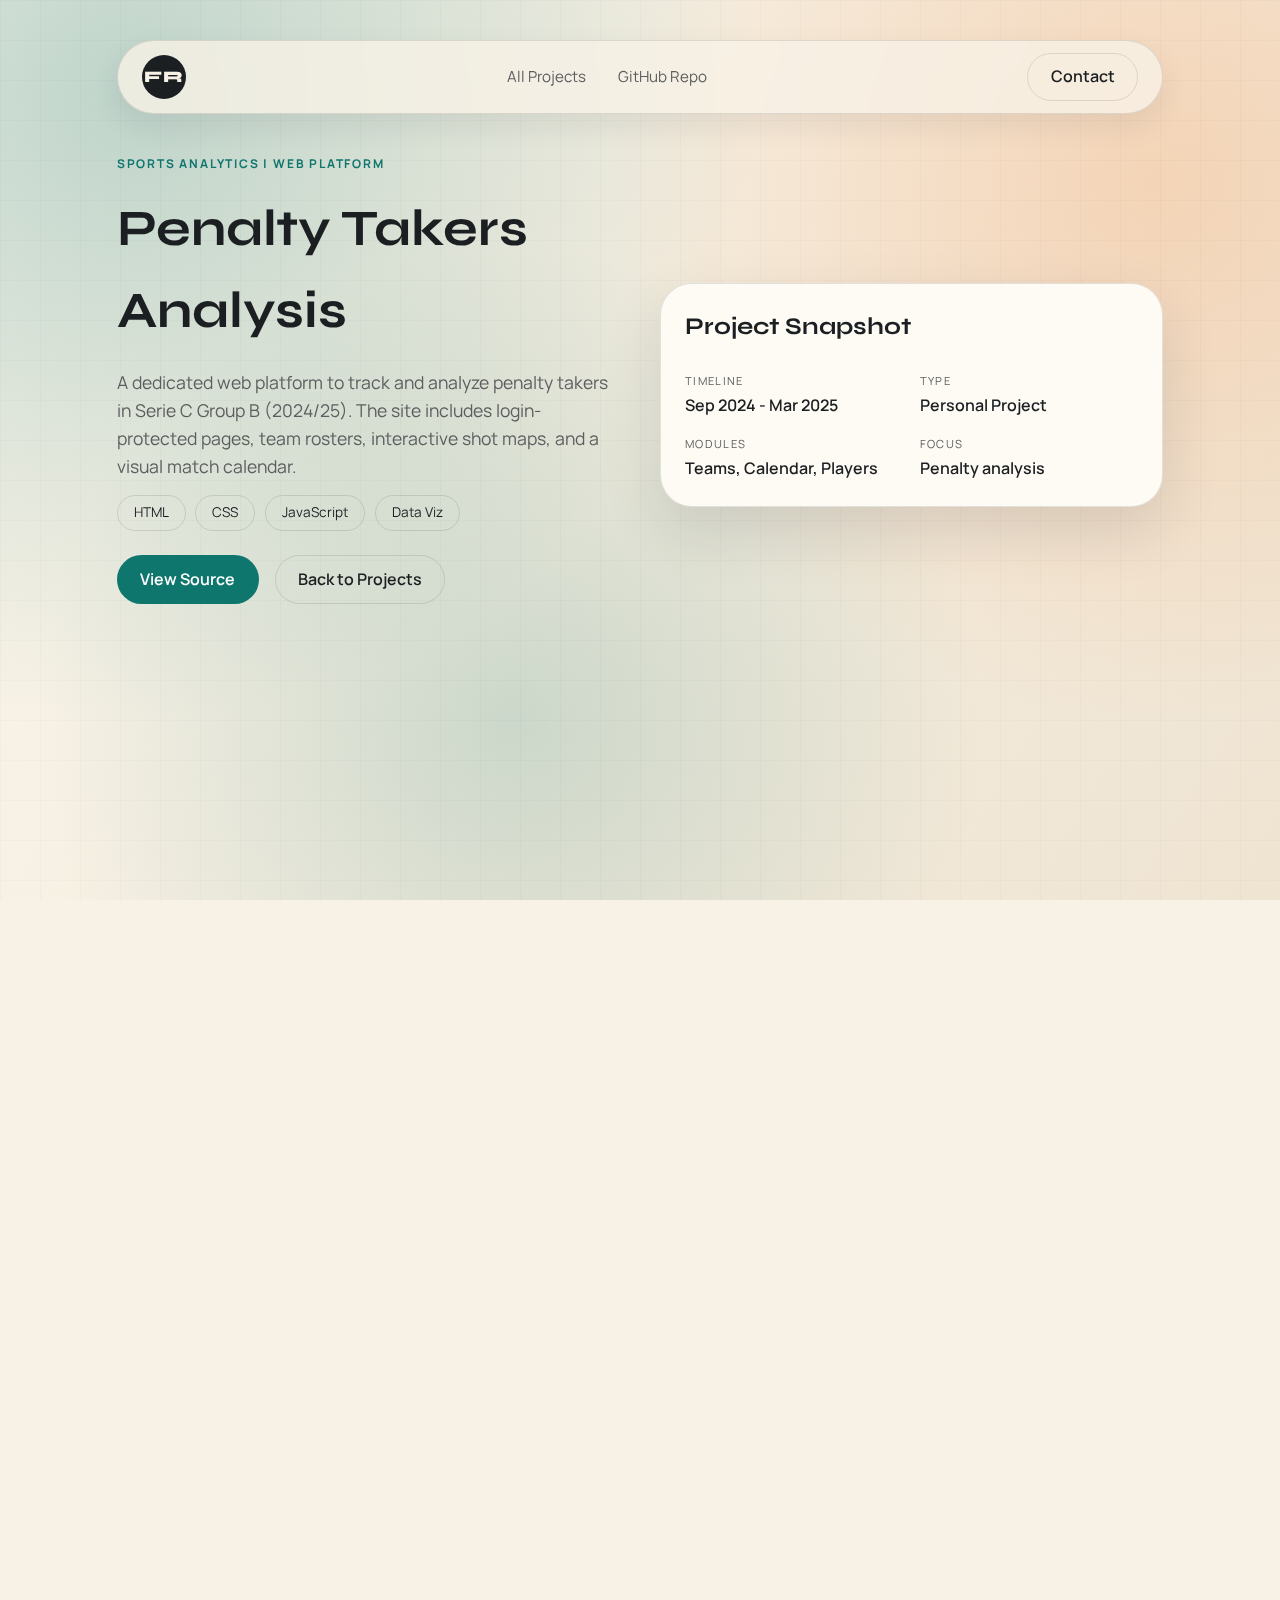
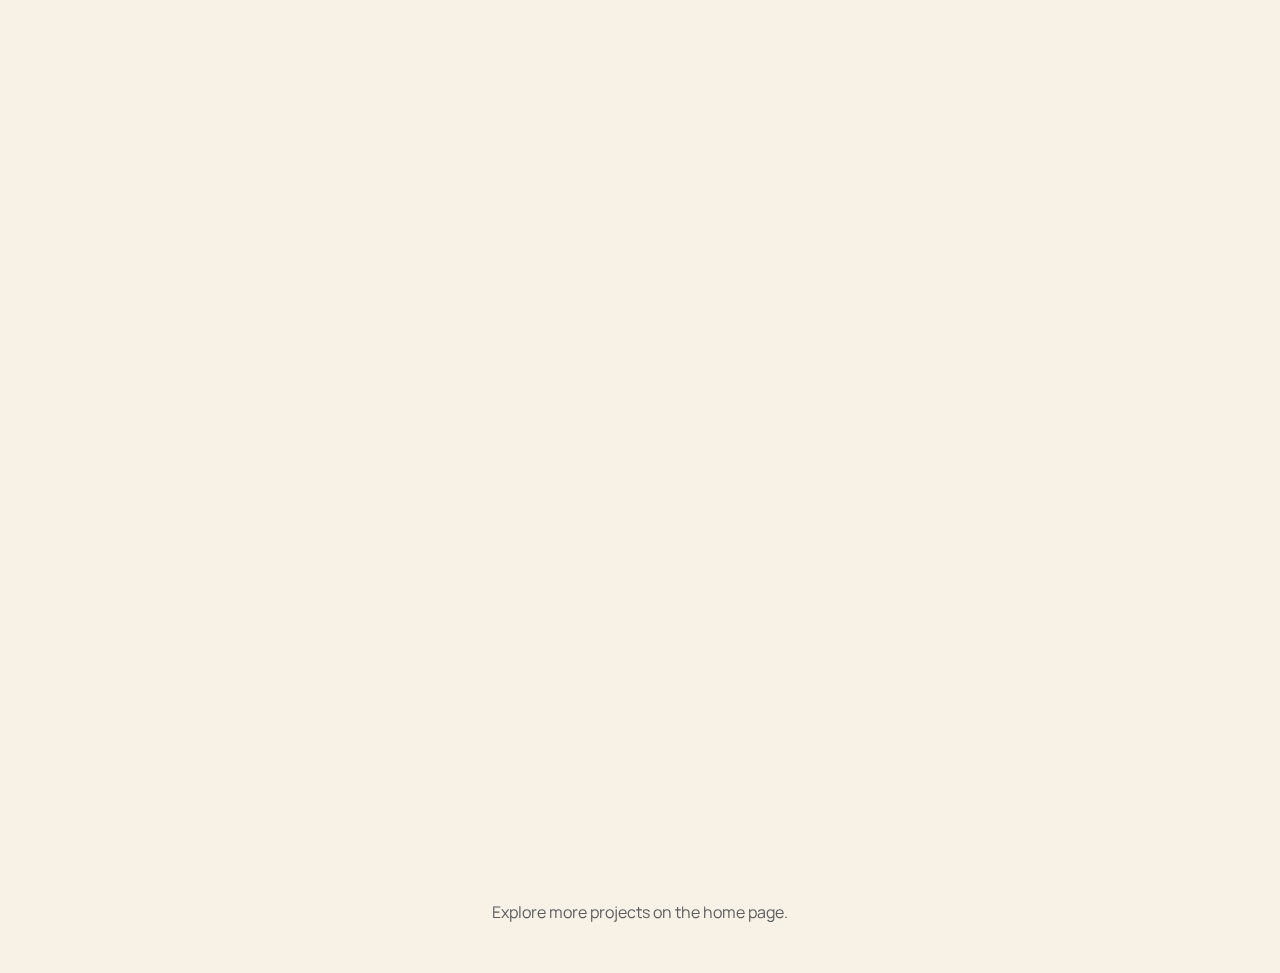
<file: site/projects/rigori-24-25.html>
<!DOCTYPE html>
<html lang="en">
<head>
  <meta charset="UTF-8" />
  <meta name="viewport" content="width=device-width, initial-scale=1" />
  <title>Penalty Takers Analysis | Fabio Rossi</title>
  <meta name="description" content="Full-stack web platform to analyze penalty takers in Serie C Group B with interactive shot maps and match calendar." />
  <link rel="preconnect" href="https://fonts.googleapis.com" />
  <link rel="preconnect" href="https://fonts.gstatic.com" crossorigin />
  <link href="https://fonts.googleapis.com/css2?family=Manrope:wght@300;400;500;600;700&family=Syne:wght@500;600;700;800&display=swap" rel="stylesheet" />
  <link rel="stylesheet" href="../styles.css" />
  <link rel="stylesheet" href="project.css" />
</head>
<body class="project-page" data-project="rigori-24-25">
  <div class="ambient" aria-hidden="true"></div>

  <header class="project-header">
    <nav class="nav project-nav" aria-label="Primary">
      <a class="logo" href="../index.html">FR</a>
      <button class="nav-toggle" type="button" aria-expanded="false" aria-controls="project-nav-links">
        Menu
      </button>
      <div class="nav-links" id="project-nav-links">
        <a href="../index.html#projects">All Projects</a>
        <a href="https://github.com/analisirigori/rigori_24-25" target="_blank" rel="noreferrer">GitHub Repo</a>
      </div>
      <div class="nav-cta">
        <a class="btn ghost" href="../index.html#contact">Contact</a>
      </div>
    </nav>

    <section class="project-hero" data-reveal>
      <div>
        <p class="eyebrow">Sports Analytics | Web Platform</p>
        <h1>Penalty Takers Analysis</h1>
        <p class="lead">
          A dedicated web platform to track and analyze penalty takers in Serie C Group B (2024/25). The site
          includes login-protected pages, team rosters, interactive shot maps, and a visual match calendar.
        </p>
        <div class="project-badges">
          <span class="chip">HTML</span>
          <span class="chip">CSS</span>
          <span class="chip">JavaScript</span>
          <span class="chip">Data Viz</span>
        </div>
        <div class="hero-actions">
          <a class="btn" href="https://github.com/analisirigori/rigori_24-25" target="_blank" rel="noreferrer">View Source</a>
          <a class="btn ghost" href="../index.html#projects">Back to Projects</a>
        </div>
      </div>
      <div class="project-meta-card">
        <h3 class="section-title">Project Snapshot</h3>
        <div class="project-meta-grid">
          <div class="project-meta-item">
            <p class="label">Timeline</p>
            <p class="value">Sep 2024 - Mar 2025</p>
          </div>
          <div class="project-meta-item">
            <p class="label">Type</p>
            <p class="value">Personal Project</p>
          </div>
          <div class="project-meta-item">
            <p class="label">Modules</p>
            <p class="value">Teams, Calendar, Players</p>
          </div>
          <div class="project-meta-item">
            <p class="label">Focus</p>
            <p class="value">Penalty analysis</p>
          </div>
        </div>
      </div>
    </section>
  </header>

  <main>
    <section class="section" data-reveal>
      <div class="section-head">
        <h2>Overview</h2>
        <p>
          The platform surfaces penalty outcomes through structured team pages. Each player page overlays shot
          locations on a goal image and links to video evidence. A calendar module tracks fixture progression.
        </p>
      </div>
      <div class="project-layout">
        <div>
          <div class="card">
            <h3>Core features</h3>
            <ul>
              <li>Login-protected access to analytics views.</li>
              <li>Team and player navigation with branded assets.</li>
              <li>Shot map overlay with video links per penalty.</li>
              <li>Calendar module for match schedule awareness.</li>
            </ul>
          </div>
          <div class="card" style="margin-top: 1.5rem;">
            <h3>Data representation</h3>
            <ul>
              <li>Penalty spots plotted as absolute goal coordinates.</li>
              <li>Outcome encoded via goal/miss icons.</li>
              <li>Result tables with match, minute, and clip links.</li>
            </ul>
          </div>
        </div>
        <aside class="project-sidebar">
          <div class="card">
            <h3>Assets</h3>
            <p class="meta">Custom logos and team badges</p>
            <p class="meta">Shot map icons</p>
            <p class="meta">Calendar visuals</p>
          </div>
          <div class="card">
            <h3>Stack</h3>
            <p class="meta">Static HTML + CSS</p>
            <p class="meta">JavaScript interactions</p>
          </div>
        </aside>
      </div>
    </section>

    <section class="section" data-reveal>
      <div class="section-head">
        <h2>Interactive Shot Map</h2>
        <p>Sample data from a player page, showing shot placement and outcome.</p>
      </div>
      <div class="shot-map" data-shot-map>
        <div class="shot-map-inner">
          <img src="../assets/projects/rigori/porta.png" alt="Goal with shot overlay" />
        </div>
        <div class="shot-legend">
          <span><img src="../assets/projects/rigori/football.png" alt="" /> Goal</span>
          <span><img src="../assets/projects/rigori/missed.png" alt="" /> Miss</span>
        </div>
        <div class="shot-info" data-shot-info></div>
      </div>
      <div class="card" style="margin-top: 1.5rem;">
        <table class="data-table">
          <thead>
            <tr>
              <th>#</th>
              <th>Match</th>
              <th>Minute</th>
              <th>Outcome</th>
              <th>Video</th>
            </tr>
          </thead>
          <tbody data-shot-table></tbody>
        </table>
      </div>
    </section>
  </main>

  <footer class="footer">
    <p>Explore more projects on the home page.</p>
  </footer>

  <script src="project.js"></script>
</body>
</html>
</file>
<file: site/styles.css>
:root {
  --bg: #f7f1e6;
  --bg-2: #efe4d2;
  --ink: #1c1f22;
  --muted: #5c5d5f;
  --accent: #0f766e;
  --accent-2: #f97316;
  --card: #fefbf5;
  --stroke: rgba(28, 31, 34, 0.12);
  --shadow: 0 24px 60px rgba(16, 24, 40, 0.12);
  --radius: 20px;
  --radius-lg: 32px;
  --font-display: "Syne", "Segoe UI", sans-serif;
  --font-body: "Manrope", "Segoe UI", sans-serif;
}

* {
  box-sizing: border-box;
}

body {
  margin: 0;
  font-family: var(--font-body);
  background: var(--bg);
  color: var(--ink);
  line-height: 1.6;
  overflow-x: hidden;
}

html {
  scroll-behavior: smooth;
}

body.panel-open {
  overflow: hidden;
}

body::before {
  content: "";
  position: fixed;
  inset: 0;
  pointer-events: none;
  background-image:
    linear-gradient(rgba(28, 31, 34, 0.04) 1px, transparent 1px),
    linear-gradient(90deg, rgba(28, 31, 34, 0.04) 1px, transparent 1px);
  background-size: 40px 40px;
  opacity: 0.5;
  z-index: -1;
}

.ambient {
  position: fixed;
  inset: 0;
  z-index: -2;
  background:
    radial-gradient(circle at 10% 10%, rgba(15, 118, 110, 0.25), transparent 45%),
    radial-gradient(circle at 90% 20%, rgba(249, 115, 22, 0.18), transparent 40%),
    radial-gradient(circle at 40% 80%, rgba(15, 118, 110, 0.18), transparent 45%),
    linear-gradient(120deg, #fbf6ec, #efe4d2);
}

img {
  max-width: 100%;
  display: block;
}

a {
  color: inherit;
  text-decoration: none;
}

p {
  margin: 0 0 0.9rem;
}

p:last-child {
  margin-bottom: 0;
}

main {
  padding: 0 6vw 6rem;
  max-width: 1200px;
  margin: 0 auto;
}

.site-header {
  padding: 2.5rem 6vw 3rem;
  max-width: 1200px;
  margin: 0 auto;
}

.nav {
  position: sticky;
  top: 1.5rem;
  z-index: 50;
  display: grid;
  grid-template-columns: auto 1fr auto;
  align-items: center;
  gap: 1.5rem;
  padding: 0.75rem 1.5rem;
  border-radius: 999px;
  background: rgba(247, 241, 230, 0.8);
  border: 1px solid var(--stroke);
  backdrop-filter: blur(12px);
  box-shadow: 0 12px 30px rgba(28, 31, 34, 0.08);
}

.logo {
  font-family: var(--font-display);
  font-weight: 800;
  letter-spacing: 0.08em;
  text-transform: uppercase;
  background: var(--ink);
  color: var(--bg);
  width: 44px;
  height: 44px;
  border-radius: 50%;
  display: grid;
  place-items: center;
}

.nav-links {
  display: flex;
  flex-wrap: wrap;
  gap: 1rem;
  justify-content: center;
}

.nav-links a {
  font-size: 0.95rem;
  color: var(--muted);
  padding: 0.35rem 0.5rem;
  border-radius: 999px;
  transition: color 0.2s ease, background 0.2s ease;
}

.nav-links a.is-active,
.nav-links a:hover {
  color: var(--ink);
  background: rgba(15, 118, 110, 0.12);
}

.nav-cta {
  display: flex;
  gap: 0.75rem;
}

.nav-toggle {
  display: none;
  border: 1px solid var(--stroke);
  background: var(--card);
  border-radius: 999px;
  padding: 0.4rem 1rem;
  font-size: 0.85rem;
}

.btn {
  display: inline-flex;
  align-items: center;
  justify-content: center;
  gap: 0.4rem;
  padding: 0.65rem 1.4rem;
  border-radius: 999px;
  border: 1px solid transparent;
  background: var(--accent);
  color: #fff;
  font-weight: 600;
  transition: transform 0.2s ease, box-shadow 0.2s ease, background 0.2s ease;
}

.btn:hover {
  transform: translateY(-2px);
  box-shadow: 0 12px 24px rgba(15, 118, 110, 0.2);
}

.btn:disabled {
  opacity: 0.5;
  cursor: not-allowed;
  transform: none;
  box-shadow: none;
}

.btn.ghost {
  background: transparent;
  color: var(--ink);
  border-color: var(--stroke);
}

.btn.ghost:hover {
  background: rgba(15, 118, 110, 0.08);
  box-shadow: none;
}

.hero {
  margin-top: 3rem;
  display: grid;
  grid-template-columns: repeat(auto-fit, minmax(260px, 1fr));
  gap: 3rem;
  align-items: center;
}

.hero-text h1 {
  font-family: var(--font-display);
  font-size: clamp(2.6rem, 4vw, 4.2rem);
  margin: 0.5rem 0 1rem;
}

.eyebrow {
  text-transform: uppercase;
  letter-spacing: 0.15em;
  font-size: 0.75rem;
  color: var(--accent);
  font-weight: 700;
}

.lead {
  font-size: 1.1rem;
  color: var(--muted);
}

.hero-actions {
  display: flex;
  flex-wrap: wrap;
  gap: 1rem;
  margin: 1.5rem 0 2rem;
}

.hero-stats {
  display: grid;
  grid-template-columns: repeat(auto-fit, minmax(160px, 1fr));
  gap: 1rem;
}

.stat {
  padding: 1rem 1.25rem;
  background: var(--card);
  border-radius: var(--radius);
  border: 1px solid var(--stroke);
  box-shadow: var(--shadow);
}

.stat-value {
  font-family: var(--font-display);
  font-size: 1.6rem;
  display: block;
}

.stat-label {
  color: var(--muted);
  font-size: 0.9rem;
}

.hero-card {
  background: var(--card);
  border-radius: var(--radius-lg);
  border: 1px solid var(--stroke);
  padding: 1.5rem;
  box-shadow: var(--shadow);
  display: grid;
  gap: 1.5rem;
}

.portrait {
  border-radius: 24px;
  overflow: hidden;
  border: 1px solid var(--stroke);
}

.hero-card-info {
  display: grid;
  gap: 0.75rem;
}

.label {
  text-transform: uppercase;
  letter-spacing: 0.12em;
  font-size: 0.7rem;
  color: var(--muted);
}

.value {
  font-weight: 600;
}

.link {
  color: var(--accent);
}

.section {
  margin: 5rem 0;
  display: grid;
  gap: 2.5rem;
}

.section-head h2 {
  font-family: var(--font-display);
  font-size: clamp(1.9rem, 3vw, 2.6rem);
  margin-bottom: 0.4rem;
}

.section-head p {
  max-width: 640px;
  color: var(--muted);
}

.card,
.project-card,
.timeline-content,
.cta,
.contact-grid .card {
  background: var(--card);
  border-radius: var(--radius);
  border: 1px solid var(--stroke);
  padding: 1.5rem;
  box-shadow: var(--shadow);
}

.about-grid,
.skills-grid {
  display: grid;
  gap: 1.5rem;
  grid-template-columns: repeat(auto-fit, minmax(240px, 1fr));
}

.card h3 {
  font-family: var(--font-display);
  margin-top: 0;
}

.card ul,
.list,
.timeline-content ul {
  padding-left: 1.2rem;
  margin: 0.5rem 0 0;
  color: var(--muted);
}

.filter-row {
  display: flex;
  flex-wrap: wrap;
  gap: 0.6rem;
}

.chip {
  padding: 0.4rem 1rem;
  border-radius: 999px;
  border: 1px solid var(--stroke);
  background: transparent;
  font-size: 0.85rem;
  cursor: pointer;
  transition: background 0.2s ease, color 0.2s ease, border 0.2s ease;
}

.chip-row {
  display: flex;
  flex-wrap: wrap;
  gap: 0.5rem;
}

.chip.is-active,
.chip:hover {
  background: var(--accent);
  color: #fff;
  border-color: transparent;
}

.project-grid {
  display: grid;
  grid-template-columns: repeat(auto-fit, minmax(260px, 1fr));
  gap: 1.5rem;
}

.project-card {
  display: grid;
  gap: 0.75rem;
  cursor: pointer;
  opacity: 0;
  transform: translateY(14px);
  transition: transform 0.4s ease, opacity 0.4s ease, box-shadow 0.25s ease;
  transition-delay: var(--delay, 0s);
}

.project-card.is-visible {
  opacity: 1;
  transform: translateY(0);
}

.project-card:hover {
  transform: translateY(-4px);
  box-shadow: 0 28px 60px rgba(28, 31, 34, 0.16);
}

.project-title {
  font-family: var(--font-display);
  margin: 0;
}

.project-meta {
  color: var(--muted);
  font-size: 0.85rem;
}

.project-tags {
  display: flex;
  flex-wrap: wrap;
  gap: 0.4rem;
}

.project-tags span {
  background: rgba(15, 118, 110, 0.12);
  color: var(--accent);
  font-size: 0.75rem;
  padding: 0.2rem 0.6rem;
  border-radius: 999px;
}

.project-panel {
  position: fixed;
  inset: 0;
  display: flex;
  align-items: center;
  justify-content: center;
  background: rgba(22, 25, 27, 0.5);
  opacity: 0;
  pointer-events: none;
  transition: opacity 0.3s ease;
  z-index: 100;
}

.project-panel.is-open {
  opacity: 1;
  pointer-events: auto;
}

.panel-inner {
  background: var(--card);
  border-radius: var(--radius-lg);
  border: 1px solid var(--stroke);
  padding: 2rem;
  width: min(92vw, 720px);
  box-shadow: var(--shadow);
  position: relative;
}

.panel-close {
  border: none;
  background: transparent;
  font-weight: 600;
  color: var(--muted);
  margin-left: auto;
  display: block;
  position: absolute;
  top: 1rem;
  right: 1.5rem;
}

.panel-header h3 {
  font-family: var(--font-display);
  margin: 0.2rem 0 0.5rem;
}

.panel-date {
  color: var(--muted);
  font-size: 0.9rem;
}

.panel-list {
  padding-left: 1.2rem;
  color: var(--muted);
}

.panel-tags {
  display: flex;
  flex-wrap: wrap;
  gap: 0.4rem;
  margin: 1rem 0 1.5rem;
}

.panel-tags span {
  background: rgba(249, 115, 22, 0.12);
  color: #b44b08;
  padding: 0.2rem 0.6rem;
  border-radius: 999px;
  font-size: 0.75rem;
}

.panel-links {
  display: flex;
  flex-wrap: wrap;
  gap: 0.75rem;
  margin-bottom: 1.5rem;
}

.panel-actions {
  display: flex;
  justify-content: space-between;
  gap: 1rem;
}

.timeline {
  position: relative;
  display: grid;
  gap: 2rem;
}

.timeline::before {
  content: "";
  position: absolute;
  left: 18px;
  top: 0;
  bottom: 0;
  width: 2px;
  background: rgba(15, 118, 110, 0.2);
}

.timeline-item {
  position: relative;
  padding-left: 3rem;
}

.timeline-dot {
  position: absolute;
  left: 7px;
  top: 16px;
  width: 16px;
  height: 16px;
  border-radius: 50%;
  background: var(--accent);
  box-shadow: 0 0 0 6px rgba(15, 118, 110, 0.15);
}

.timeline-content h3 {
  margin-top: 0;
}

.role {
  color: var(--muted);
  margin: 0.2rem 0;
}

.meta {
  color: var(--muted);
  font-size: 0.9rem;
}

.card-list,
.language-grid,
.contact-grid {
  display: grid;
  gap: 1.5rem;
  grid-template-columns: repeat(auto-fit, minmax(220px, 1fr));
}

.cta {
  display: flex;
  flex-wrap: wrap;
  gap: 2rem;
  align-items: center;
  justify-content: space-between;
  background: linear-gradient(120deg, rgba(15, 118, 110, 0.15), rgba(249, 115, 22, 0.12));
}

.cta h2 {
  font-family: var(--font-display);
  margin-top: 0;
}

.cta-actions {
  display: flex;
  gap: 1rem;
  flex-wrap: wrap;
}

.footer {
  padding: 2rem 6vw 3rem;
  text-align: center;
  color: var(--muted);
  max-width: 1200px;
  margin: 0 auto;
}

[data-reveal] {
  opacity: 0;
  transform: translateY(18px);
  filter: blur(6px);
  transition: opacity 0.6s ease, transform 0.6s ease, filter 0.6s ease;
}

[data-reveal].is-visible {
  opacity: 1;
  transform: translateY(0);
  filter: blur(0);
}

@media (max-width: 980px) {
  .nav {
    grid-template-columns: auto auto;
    justify-content: space-between;
    border-radius: 24px;
  }

  .nav-links,
  .nav-cta {
    display: none;
  }

  .nav-toggle {
    display: inline-flex;
  }

  .nav.is-open {
    grid-template-columns: 1fr;
    gap: 1rem;
    border-radius: 24px;
  }

  .nav.is-open .nav-links,
  .nav.is-open .nav-cta {
    display: flex;
    flex-direction: column;
    align-items: flex-start;
  }
}

@media (max-width: 720px) {
  .site-header {
    padding: 2rem 5vw;
  }

  main {
    padding: 0 5vw 5rem;
  }

  .hero {
    margin-top: 2rem;
  }

  .panel-actions {
    flex-direction: column;
  }
}

@media (prefers-reduced-motion: reduce) {
  * {
    animation: none !important;
    transition: none !important;
    scroll-behavior: auto !important;
  }
}
</file>
<file: site/projects/project.css>
.project-header {
  padding: 2.5rem 6vw 2rem;
  max-width: 1200px;
  margin: 0 auto;
}

.project-page main {
  padding-top: 1rem;
}

.project-nav {
  grid-template-columns: auto 1fr auto;
}

.project-hero {
  display: grid;
  grid-template-columns: repeat(auto-fit, minmax(260px, 1fr));
  gap: 2.5rem;
  align-items: center;
  margin-top: 2.5rem;
}

.project-hero h1 {
  font-family: var(--font-display);
  font-size: clamp(2.4rem, 4vw, 3.6rem);
  margin: 0.5rem 0 1rem;
}

.project-badges {
  display: flex;
  flex-wrap: wrap;
  gap: 0.6rem;
  margin-bottom: 1.5rem;
}

.project-badges .chip {
  cursor: default;
}

.project-meta-card {
  background: var(--card);
  border-radius: var(--radius-lg);
  border: 1px solid var(--stroke);
  padding: 1.5rem;
  box-shadow: var(--shadow);
  display: grid;
  gap: 1rem;
}

.project-meta-grid {
  display: grid;
  gap: 1rem;
  grid-template-columns: repeat(auto-fit, minmax(160px, 1fr));
}

.project-meta-item .label {
  margin-bottom: 0.2rem;
}

.project-layout {
  display: grid;
  gap: 2.5rem;
  grid-template-columns: minmax(0, 2.1fr) minmax(0, 1fr);
}

.project-sidebar {
  display: grid;
  gap: 1.5rem;
  position: sticky;
  top: 6rem;
  align-self: start;
}

.project-sidebar .card {
  padding: 1.25rem 1.5rem;
}

.code-block {
  background: rgba(15, 118, 110, 0.08);
  border-radius: 16px;
  padding: 1rem 1.2rem;
  font-family: "JetBrains Mono", "SFMono-Regular", Consolas, "Liberation Mono", Menlo, monospace;
  font-size: 0.9rem;
  line-height: 1.5;
  overflow-x: auto;
  margin: 0;
}

.section-title {
  font-family: var(--font-display);
  font-size: 1.5rem;
  margin: 0 0 0.6rem;
}

.figure {
  margin: 0;
  display: grid;
  gap: 0.75rem;
}

.figure img {
  width: 100%;
  border-radius: 18px;
  border: 1px solid var(--stroke);
  box-shadow: var(--shadow);
}

.figure figcaption {
  font-size: 0.85rem;
  color: var(--muted);
}

.architecture-flow {
  display: flex;
  flex-wrap: wrap;
  align-items: center;
  gap: 0.75rem;
}

.flow-node {
  padding: 0.8rem 1.1rem;
  border-radius: 999px;
  border: 1px solid var(--stroke);
  background: rgba(15, 118, 110, 0.08);
  font-weight: 600;
}

.flow-arrow {
  font-size: 1.4rem;
  color: var(--muted);
}

.command-builder {
  display: grid;
  gap: 1.5rem;
}

.builder-controls {
  display: grid;
  gap: 1.5rem;
  grid-template-columns: repeat(auto-fit, minmax(180px, 1fr));
}

.builder-options {
  display: flex;
  flex-wrap: wrap;
  gap: 0.6rem;
}

.builder-option {
  display: flex;
  align-items: center;
  gap: 0.4rem;
  padding: 0.4rem 0.8rem;
  border-radius: 999px;
  border: 1px solid var(--stroke);
  background: var(--card);
  font-size: 0.85rem;
}

.builder-output .command-line {
  display: block;
  margin-top: 0.4rem;
  padding: 0.75rem 1rem;
  border-radius: 12px;
  background: #1c1f22;
  color: #f7f1e6;
  font-family: "JetBrains Mono", "SFMono-Regular", Consolas, "Liberation Mono", Menlo, monospace;
  font-size: 0.9rem;
}

.compare {
  --pos: 50%;
  border-radius: 20px;
  border: 1px solid var(--stroke);
  overflow: hidden;
  position: relative;
  box-shadow: var(--shadow);
}

.compare-inner {
  position: relative;
  width: 100%;
  aspect-ratio: 3 / 4;
  background: #111;
}

.compare-inner img {
  position: absolute;
  inset: 0;
  width: 100%;
  height: 100%;
  object-fit: cover;
}

.compare-inner .compare-top {
  position: absolute;
  inset: 0;
  width: var(--pos);
  height: 100%;
  overflow: hidden;
  border-right: 2px solid rgba(255, 255, 255, 0.7);
}

.compare-controls {
  display: grid;
  gap: 0.4rem;
  padding: 0.8rem 1rem 1rem;
  background: rgba(15, 118, 110, 0.08);
}

.compare-labels {
  display: flex;
  justify-content: space-between;
  font-size: 0.75rem;
  color: var(--muted);
  text-transform: uppercase;
  letter-spacing: 0.08em;
}

.compare-range {
  width: 100%;
}

.pipeline {
  display: grid;
  gap: 1.25rem;
}

.pipeline-step {
  padding: 1rem 1.25rem;
  border-radius: 16px;
  border: 1px solid var(--stroke);
  background: var(--card);
  box-shadow: var(--shadow);
  position: relative;
  transition: transform 0.3s ease, box-shadow 0.3s ease;
}

.pipeline-step.is-active {
  transform: translateY(-4px);
  box-shadow: 0 24px 50px rgba(15, 118, 110, 0.18);
  border-color: rgba(15, 118, 110, 0.3);
}

.pipeline-step::before {
  content: "";
  position: absolute;
  left: 22px;
  top: -14px;
  width: 2px;
  height: 14px;
  background: rgba(15, 118, 110, 0.4);
}

.pipeline-step:first-child::before {
  display: none;
}

.pipeline-step h4 {
  margin: 0 0 0.4rem;
  font-family: var(--font-display);
}

.chart-card {
  background: var(--card);
  border-radius: 20px;
  border: 1px solid var(--stroke);
  padding: 1rem 1.5rem 1.5rem;
  box-shadow: var(--shadow);
}

.chart-canvas {
  width: 100%;
  height: 240px;
  display: block;
}

.chart-legend {
  display: flex;
  gap: 1rem;
  margin-top: 0.75rem;
  font-size: 0.85rem;
  color: var(--muted);
}

.legend-dot {
  width: 10px;
  height: 10px;
  border-radius: 50%;
  display: inline-block;
  margin-right: 0.4rem;
}

.chart-controls {
  display: flex;
  flex-wrap: wrap;
  align-items: center;
  gap: 0.75rem;
  margin-bottom: 1rem;
}

.select {
  padding: 0.5rem 0.8rem;
  border-radius: 10px;
  border: 1px solid var(--stroke);
  background: var(--card);
}

.project-grid-gallery {
  display: grid;
  gap: 1.5rem;
  grid-template-columns: repeat(auto-fit, minmax(220px, 1fr));
}

.project-grid-gallery img {
  border-radius: 16px;
  border: 1px solid var(--stroke);
  width: 100%;
  height: auto;
  box-shadow: var(--shadow);
}

.shot-map {
  position: relative;
  border-radius: 20px;
  border: 1px solid var(--stroke);
  background: #f4efe4;
  padding: 1rem;
  box-shadow: var(--shadow);
}

.shot-map-inner {
  position: relative;
  width: 100%;
  aspect-ratio: 3 / 1;
  border-radius: 12px;
  overflow: hidden;
}

.shot-map-inner img {
  width: 100%;
  height: 100%;
  object-fit: cover;
}

.shot-dot {
  position: absolute;
  width: 26px;
  height: 26px;
  transform: translate(-50%, -50%);
  border: none;
  background: transparent;
  cursor: pointer;
}

.shot-dot img {
  width: 100%;
  height: 100%;
}

.shot-info {
  margin-top: 1rem;
  display: grid;
  gap: 0.5rem;
  font-size: 0.9rem;
  color: var(--muted);
}

.shot-legend {
  display: flex;
  gap: 1rem;
  align-items: center;
  font-size: 0.85rem;
  color: var(--muted);
}

.shot-legend img {
  width: 18px;
  height: 18px;
  margin-right: 0.35rem;
}

.data-table {
  width: 100%;
  border-collapse: collapse;
  font-size: 0.9rem;
}

.data-table th,
.data-table td {
  border-bottom: 1px solid rgba(28, 31, 34, 0.1);
  padding: 0.6rem 0.4rem;
  text-align: left;
}

.data-table th {
  font-size: 0.75rem;
  letter-spacing: 0.08em;
  text-transform: uppercase;
  color: var(--muted);
}

.station-planner {
  background: var(--card);
  border-radius: 20px;
  border: 1px solid var(--stroke);
  padding: 1.5rem;
  box-shadow: var(--shadow);
  display: grid;
  gap: 1.5rem;
}

.planner-controls {
  display: flex;
  flex-wrap: wrap;
  align-items: center;
  gap: 0.75rem;
}

.station-axis {
  position: relative;
  height: 140px;
}

.station-line {
  position: absolute;
  top: 50%;
  left: 0;
  right: 0;
  height: 2px;
  background: rgba(28, 31, 34, 0.2);
  transform: translateY(-50%);
}

.station-range {
  position: absolute;
  top: 50%;
  height: 14px;
  border-radius: 999px;
  background: rgba(15, 118, 110, 0.18);
  transform: translateY(-50%);
}

.station-markers {
  position: absolute;
  inset: 0;
}

.station-marker {
  position: absolute;
  top: 50%;
  transform: translate(-50%, -50%);
  text-align: center;
  font-size: 0.75rem;
  color: var(--muted);
}

.station-marker button {
  width: 28px;
  height: 28px;
  border-radius: 50%;
  border: none;
  background: var(--accent);
  color: #fff;
  font-weight: 600;
  cursor: pointer;
  box-shadow: 0 8px 18px rgba(15, 118, 110, 0.2);
}

.station-marker.is-start button {
  background: #1c1f22;
}

.station-marker.is-end button {
  background: var(--accent-2);
}

.station-marker.is-path button {
  background: #e07a1a;
}

.planner-output {
  padding: 0.9rem 1rem;
  border-radius: 12px;
  background: rgba(15, 118, 110, 0.08);
  color: var(--muted);
  font-size: 0.9rem;
}

@media (max-width: 980px) {
  .project-layout {
    grid-template-columns: 1fr;
  }

  .project-sidebar {
    position: static;
  }
}

@media (max-width: 720px) {
  .project-header {
    padding: 2rem 5vw 1.5rem;
  }
}
</file>
